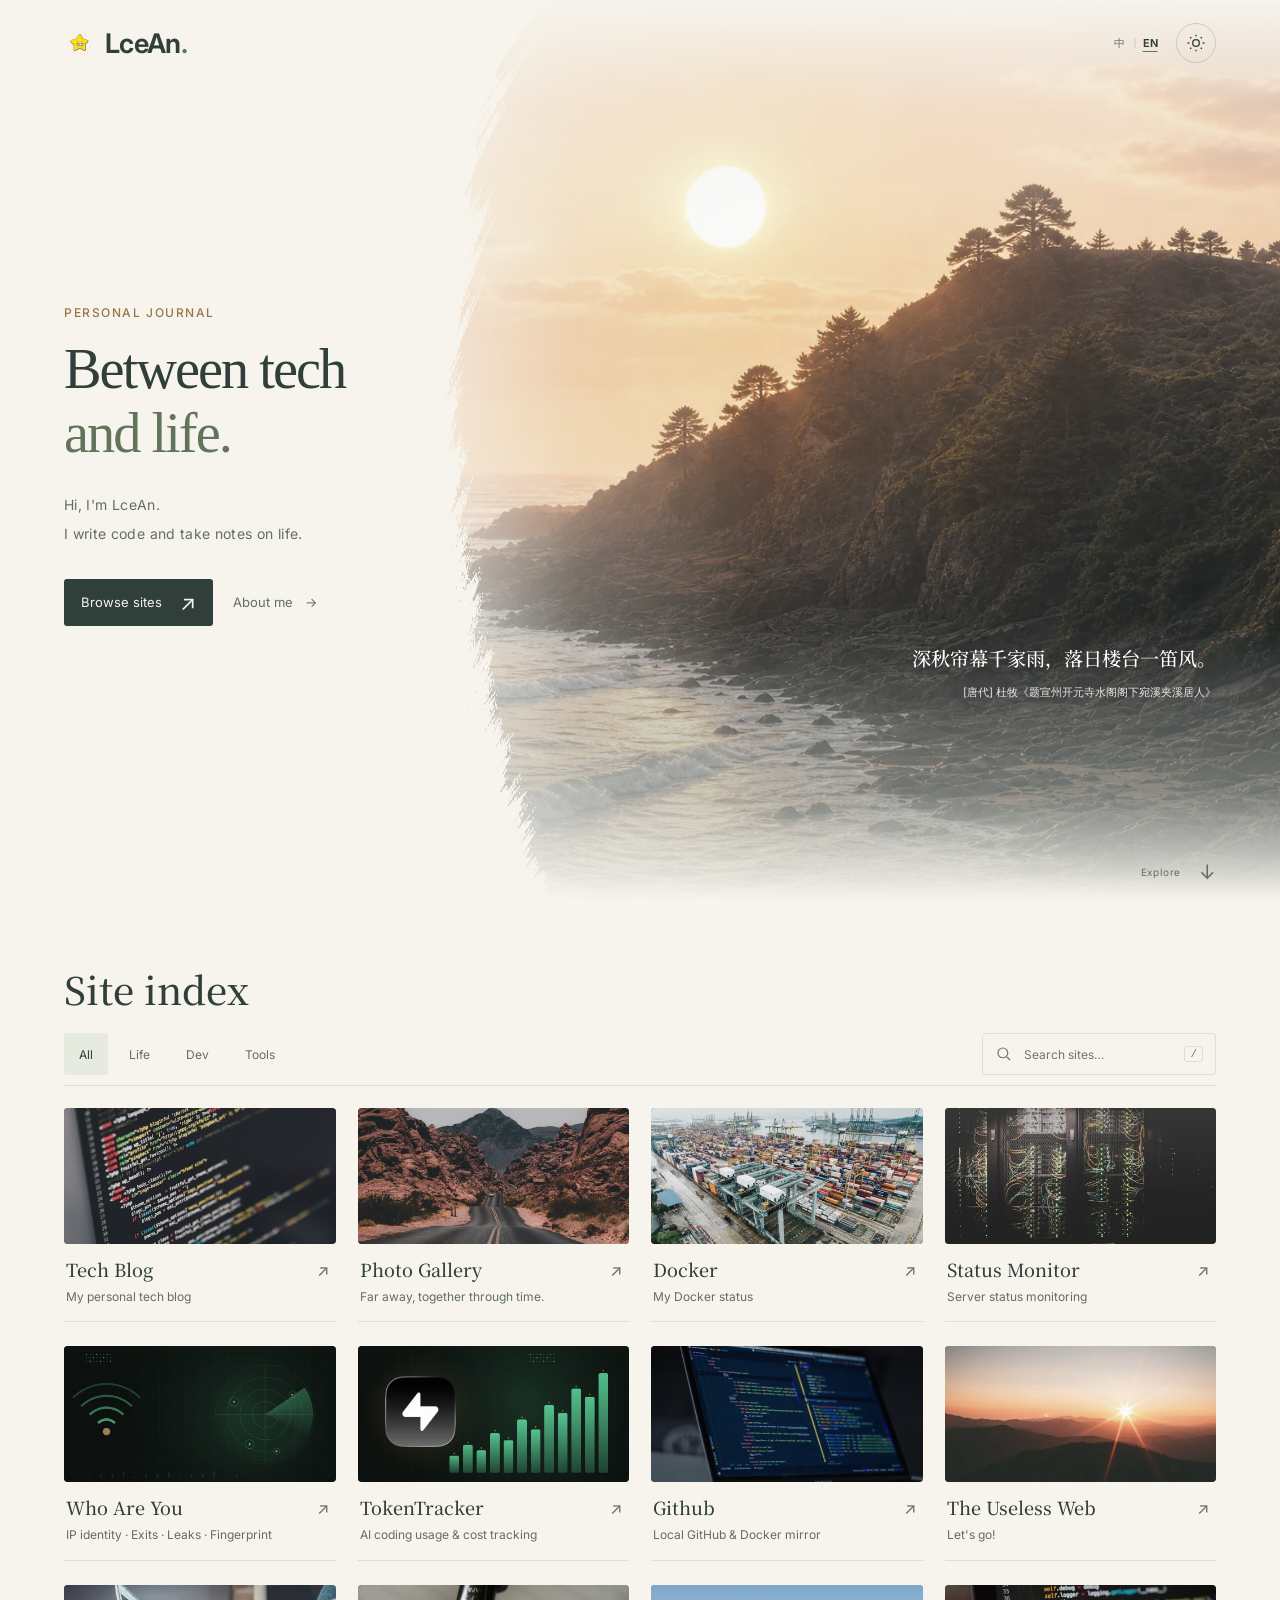
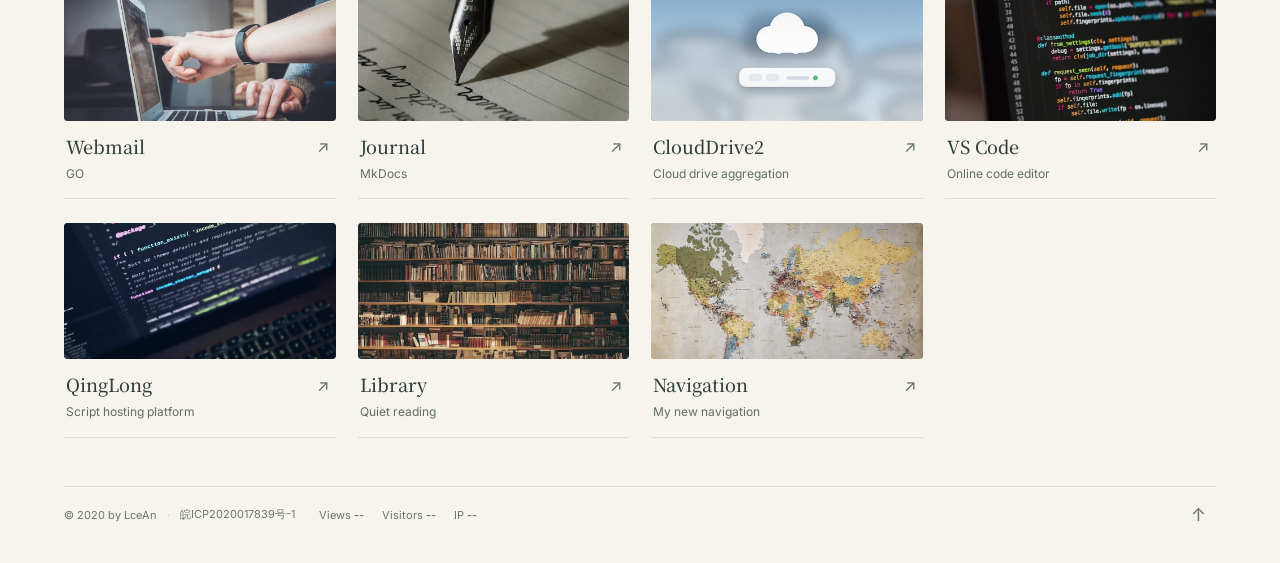
<file: index.html>
<!DOCTYPE html>
<html lang="zh-CN">
<head>
    <meta charset="UTF-8">
    <meta name="viewport" content="width=device-width, initial-scale=1.0">
    <meta name="author" content="LceAn" id="meta-author">
    <meta name="description" content="LceAn 的个人数字花园：记录生活、分享技术、探索未知。" id="meta-description">
    <meta name="theme-color" content="#f6f4ed">
    <meta property="og:title" content="LceAn - 个人网站导航">
    <meta property="og:description" content="技术、生活与持续构建中的个人数字入口">
    <meta property="og:type" content="website">
    <meta property="og:url" content="https://www.lcean.com">
    <meta property="og:image" content="https://www.lcean.com/src/img/hero-landscape-day.webp?v=20260731v1">
    <meta name="twitter:card" content="summary_large_image">
    <title>LceAn - 个人网站导航</title>

    <script>
        try {
            const savedTheme = localStorage.getItem("lcean-theme");
            const useDarkTheme = savedTheme
                ? savedTheme === "dark"
                : window.matchMedia("(prefers-color-scheme: dark)").matches;
            document.documentElement.classList.toggle("theme-dark", useDarkTheme);
            document.querySelector('meta[name="theme-color"]').content = useDarkTheme ? "#111d1b" : "#f6f4ed";
        } catch {}
    </script>
    <link rel="canonical" href="https://www.lcean.com/">
    <link rel="icon" type="image/webp" href="src/img/logoTM.webp?v=20260731v1">
    <link rel="preconnect" href="https://fonts.googleapis.com">
    <link rel="preconnect" href="https://fonts.gstatic.com" crossorigin>
    <link rel="preconnect" href="https://img.lcean.com" crossorigin>
    <link href="https://fonts.googleapis.com/css2?family=Inter:wght@400;500;600;700&family=Noto+Serif+SC:wght@500;600&display=swap" rel="stylesheet">
    <link rel="stylesheet" href="src/css/iconfont.css">
    <link rel="stylesheet" href="src/css/redesign.css?20260731v2">
    <link rel="stylesheet" href="src/css/garden.css?20261126v2">
</head>

<body>
    <a class="skip-link" href="#directory">跳到网站导航</a>
    <header class="site-header" id="site-header" aria-hidden="true" inert>
        <div class="header-inner">
            <a class="brand" href="#home" aria-label="返回首页" data-home-link>
                <img src="src/img/logoTM.webp?v=20260731v1" alt="" width="42" height="42">
                <span>LceAn</span>
            </a>

            <nav class="primary-nav" aria-label="主导航">
                <button class="nav-link" type="button" data-page="about">关于</button>
                <button class="nav-link" type="button" data-page="timeline">时间线</button>
                <button class="nav-link" type="button" data-page="more">更多</button>

                <a class="icon-link iconfont icon-github"
                   href="https://github.com/LceAn"
                   target="_blank"
                   rel="noopener noreferrer"
                   aria-label="访问 GitHub"></a>
                <div class="language-switch" role="group" aria-label="页面语言 / Language" hidden>
                    <button type="button" data-language="zh" lang="zh-CN" aria-label="中文" aria-pressed="true">中</button>
                    <button type="button" data-language="en" lang="en" aria-label="English" aria-pressed="false">EN</button>
                </div>
                <button class="theme-toggle" type="button" aria-label="切换昼夜主题" aria-pressed="false">
                    <svg class="theme-icon theme-icon-sun" width="20" height="20" viewBox="0 0 24 24" fill="none" stroke="currentColor" stroke-width="1.6" aria-hidden="true"><circle cx="12" cy="12" r="4"/><path d="M12 2v2m0 16v2M2 12h2m16 0h2M5 5l1.4 1.4m11.2 11.2L19 19M5 19l1.4-1.4M17.6 6.4 19 5"/></svg>
                    <svg class="theme-icon theme-icon-moon" width="20" height="20" viewBox="0 0 24 24" fill="none" stroke="currentColor" stroke-width="1.6" aria-hidden="true"><path d="M20.5 13A8.5 8.5 0 0 1 11 3.5 8.5 8.5 0 1 0 20.5 13Z"/></svg>
                </button>
            </nav>
        </div>
    </header>

    <main>
        <section class="hero" id="home" aria-labelledby="hero-title">
            <div class="hero-masthead">
                <a class="masthead-brand" href="#home" aria-label="LceAn 首页">
                    <img src="src/img/logoTM.webp?v=20260731v1" width="32" height="32" alt="">
                    <span>LceAn<span class="brand-dot">.</span></span>
                </a>
                <div class="language-switch" role="group" aria-label="页面语言 / Language" hidden>
                    <button type="button" data-language="zh" lang="zh-CN" aria-label="中文" aria-pressed="true">中</button>
                    <button type="button" data-language="en" lang="en" aria-label="English" aria-pressed="false">EN</button>
                </div>
                <button class="theme-toggle hero-theme" type="button" aria-label="切换昼夜主题" aria-pressed="false">
                    <svg class="theme-icon theme-icon-sun" width="20" height="20" viewBox="0 0 24 24" fill="none" stroke="currentColor" stroke-width="1.6" aria-hidden="true"><circle cx="12" cy="12" r="4"/><path d="M12 2v2m0 16v2M2 12h2m16 0h2M5 5l1.4 1.4m11.2 11.2L19 19M5 19l1.4-1.4M17.6 6.4 19 5"/></svg>
                    <svg class="theme-icon theme-icon-moon" width="20" height="20" viewBox="0 0 24 24" fill="none" stroke="currentColor" stroke-width="1.6" aria-hidden="true"><path d="M20.5 13A8.5 8.5 0 0 1 11 3.5 8.5 8.5 0 1 0 20.5 13Z"/></svg>
                </button>
            </div>
            <div class="hero-copy">
                <p class="hero-kicker" id="hero-kicker">我的导航页</p>
                <h1 id="hero-title"><span>在技术与</span><span class="title-accent">生活之间<span class="title-period">。</span></span></h1>
                <p class="hero-note">你好，我是 LceAn。<br>写一点代码，记录一些日常。</p>
                <div class="hero-actions">
                    <a class="primary-action" href="#directory">浏览站点 <span aria-hidden="true">↗</span></a>
                    <button class="text-action" type="button" data-page="about">关于我 <span aria-hidden="true">→</span></button>
                </div>
            </div>

            <figure class="hero-art" aria-label="日落海岸山水">
                <img class="hero-image hero-image-day"
                     src="src/img/hero-landscape-day.webp?v=20260731v1"
                     alt="日落时分的海岸、山崖与松林"
                     width="1536"
                     height="1024"
                     decoding="async"
                     fetchpriority="high">
                <img class="hero-image hero-image-night"
                     src="src/img/hero-landscape-night.webp?v=20260731v1"
                     alt=""
                     width="1536"
                     height="1024"
                     decoding="async"
                     aria-hidden="true">
                <figcaption class="hero-poem" lang="zh-CN">
                    <span id="poem-sentence">深秋帘幕千家雨，落日楼台一笛风。</span>
                    <small id="poem-source">[唐代] 杜牧《题宣州开元寺水阁阁下宛溪夹溪居人》</small>
                </figcaption>
            </figure>
            <div class="hero-bottom">
                <a class="explore-link" href="#directory"><span>向下探索</span><span aria-hidden="true">↓</span></a>
            </div>
        </section>

        <section class="directory-section" id="directory" aria-label="个人网站入口">
            <div class="section-shell">
                <div class="directory-intro" data-directory-label>
                    <div>
                        <h2>站点索引</h2>
                    </div>
                </div>
                <div class="directory-tools" id="directory-tools">
                    <div class="category-filters" role="group" aria-label="按分类筛选站点">
                        <button type="button" data-category="all" aria-pressed="true">全部</button>
                        <button type="button" data-category="life" aria-pressed="false">生活</button>
                        <button type="button" data-category="dev" aria-pressed="false">开发</button>
                        <button type="button" data-category="tools" aria-pressed="false">工具</button>
                    </div>
                    <label class="site-search">
                        <svg width="18" height="18" viewBox="0 0 24 24" fill="none" stroke="currentColor" stroke-width="1.6" aria-hidden="true"><circle cx="10.5" cy="10.5" r="6.5"/><path d="m16 16 4 4"/></svg>
                        <input id="site-search" type="search" placeholder="搜索站点…" aria-label="搜索站点" autocomplete="off">
                        <kbd aria-hidden="true">/</kbd>
                    </label>
                </div>
                <p class="sr-only" id="filter-status" role="status" aria-live="polite"></p>
                <div class="section-heading">
                    <div>
                        <p class="section-eyebrow"></p>
                        <h2 id="directory-title"></h2>
                    </div>
                    <button class="back-to-directory" type="button" data-back-to-directory hidden>
                        <svg width="18" height="18" viewBox="0 0 24 24" fill="none" stroke="currentColor" stroke-width="1.6" aria-hidden="true"><path d="m10 5-7 7 7 7M3 12h18"/></svg>
                        返回入口
                    </button>
                </div>

                <div id="dynamic-content">
                    <div class="cards-grid" id="cards-grid" aria-live="polite"></div>
                </div>
            </div>
        </section>
    </main>

    <footer class="site-footer">
        <div class="footer-inner">
            <div class="footer-identity">
                <span id="footer-copy">© 2020 by LceAn</span>
                <span class="footer-separator" aria-hidden="true">·</span>
                <a id="footer-record" href="https://beian.miit.gov.cn/" target="_blank" rel="noopener noreferrer">皖ICP2020017839号-1</a>
            </div>
            <div class="footer-metrics" aria-label="站点访问数据">
                <span id="busuanzi_container_site_pv">访问 <strong id="busuanzi_value_site_pv">--</strong></span>
                <span id="busuanzi_container_site_uv">访客 <strong id="busuanzi_value_site_uv">--</strong></span>
                <span class="footer-ip">IP <strong id="user-ip">获取中</strong></span>
            </div>
            <a class="footer-top" href="#home" aria-label="回到顶部">↑</a>
        </div>
    </footer>

    <script type="module" src="src/js/redesign.js?20261126v2"></script>
</body>
</html>
</file>
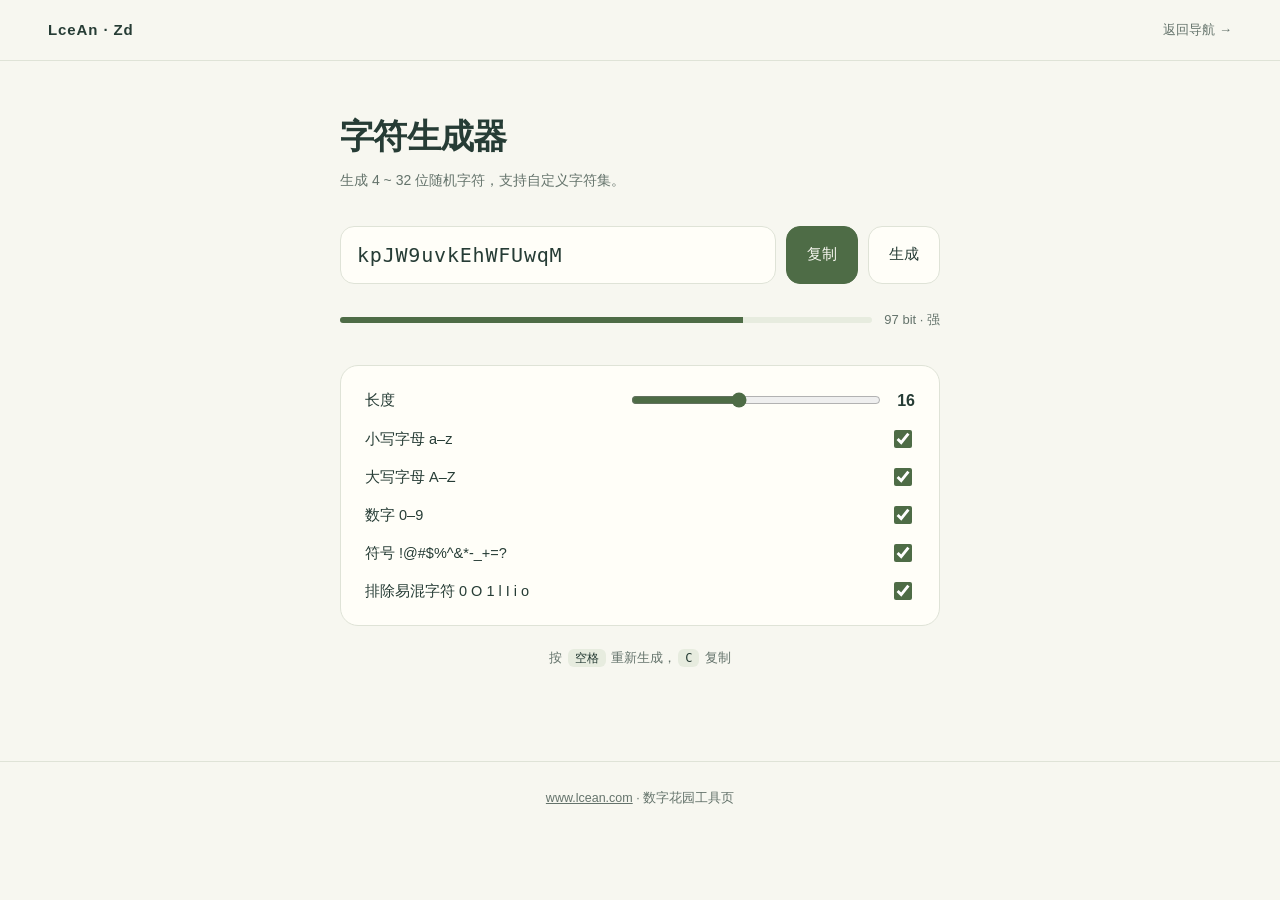
<file: Zd/password/index.html>
<!DOCTYPE html>
<html lang="zh-CN">
<head>
<meta charset="utf-8">
<meta name="viewport" content="width=device-width,initial-scale=1">
<title>字符生成器 · LceAn</title>
<meta name="description" content="生成 4~32 位随机字符，可选大小写、数字、符号并排除易混字符。">
<link rel="icon" href="data:image/svg+xml,<svg xmlns='http://www.w3.org/2000/svg' viewBox='0 0 100 100'><text y='.9em' font-size='90'>🔑</text></svg>">
<style>
:root{--paper:#f7f7f0;--paper-soft:#eeeee4;--surface:#fffef8;--ink:#263c35;--ink-soft:#64736b;--accent:#4e6c46;--accent-soft:#e7ecdf;--amber:#a28142;--line:#dfe3d7}
@media (prefers-color-scheme:dark){:root{--paper:#111d1b;--paper-soft:#172522;--surface:#1b2c27;--ink:#e7eade;--ink-soft:#afbcaf;--accent:#bed09d;--accent-soft:#283b2d;--amber:#d8bc7e;--line:#2c3e36}}
*{box-sizing:border-box}
body{margin:0;font-family:-apple-system,BlinkMacSystemFont,"PingFang SC","Microsoft YaHei",sans-serif;background:var(--paper);color:var(--ink);line-height:1.6}
header{display:flex;align-items:center;gap:12px;padding:18px clamp(20px,5vw,48px);border-bottom:1px solid var(--line)}
header b{font-size:15px;letter-spacing:.06em}
header a{margin-left:auto;color:var(--ink-soft);text-decoration:none;font-size:13px}
header a:hover{color:var(--accent)}
main{max-width:640px;margin:0 auto;padding:48px 20px 80px}
h1{font-size:clamp(26px,4vw,34px);font-weight:600;letter-spacing:-.02em;margin:0 0 6px}
.sub{color:var(--ink-soft);font-size:14px;margin:0 0 34px}
.out{display:flex;gap:10px;margin-bottom:26px}
.out input{flex:1;min-width:0;font:500 20px/1.4 ui-monospace,SFMono-Regular,Menlo,monospace;padding:14px 16px;border:1px solid var(--line);border-radius:14px;background:var(--surface);color:var(--ink);letter-spacing:.04em}
.out input:focus{outline:2px solid var(--accent);outline-offset:1px}
button{cursor:pointer;border:1px solid var(--line);background:var(--surface);color:var(--ink);border-radius:14px;padding:14px 20px;font-size:15px;transition:.15s}
button:hover{border-color:var(--accent)}
button.primary{background:var(--accent);border-color:var(--accent);color:var(--paper)}
.meter{display:flex;align-items:center;gap:12px;font-size:13px;color:var(--ink-soft);margin-bottom:34px}
.bar{flex:1;height:6px;border-radius:3px;background:var(--accent-soft);overflow:hidden}
.bar i{display:block;height:100%;width:0;background:var(--accent);transition:width .25s}
.opts{display:grid;gap:14px;background:var(--surface);border:1px solid var(--line);border-radius:18px;padding:22px 24px}
.row{display:flex;align-items:center;gap:12px;font-size:14.5px}
.row label{flex:1}
.row input[type=checkbox]{width:18px;height:18px;accent-color:var(--accent)}
.len{display:flex;align-items:center;gap:14px}
.len input[type=range]{flex:1;accent-color:var(--accent)}
.len b{font-variant-numeric:tabular-nums;font-size:16px;min-width:2ch;text-align:center}
kbd{font:12px ui-monospace,Menlo,monospace;background:var(--accent-soft);border-radius:6px;padding:2px 7px;color:var(--ink)}
.tip{color:var(--ink-soft);font-size:12.5px;margin-top:22px;text-align:center}
.tip kbd{margin:0 2px}
footer{padding:26px;text-align:center;color:var(--ink-soft);font-size:12.5px;border-top:1px solid var(--line)}
footer a{color:var(--ink-soft)}
</style>
</head>
<body>
<header><b>LceAn · Zd</b><a href="https://www.lcean.com/">返回导航 →</a></header>
<main>
  <h1>字符生成器</h1>
  <p class="sub">生成 4 ~ 32 位随机字符，支持自定义字符集。</p>

  <div class="out">
    <input id="out" type="text" readonly aria-label="生成的随机字符">
    <button class="primary" id="copy" type="button">复制</button>
    <button id="regen" type="button">生成</button>
  </div>

  <div class="meter"><div class="bar"><i id="fill"></i></div><span id="strength">—</span></div>

  <div class="opts">
    <div class="row len"><label for="len">长度</label><input type="range" id="len" min="4" max="32" value="16"><b id="lenv">16</b></div>
    <div class="row"><label for="c-lower">小写字母 a–z</label><input type="checkbox" id="c-lower" checked></div>
    <div class="row"><label for="c-upper">大写字母 A–Z</label><input type="checkbox" id="c-upper" checked></div>
    <div class="row"><label for="c-digit">数字 0–9</label><input type="checkbox" id="c-digit" checked></div>
    <div class="row"><label for="c-symbol">符号 !@#$%^&amp;*-_+=?</label><input type="checkbox" id="c-symbol" checked></div>
    <div class="row"><label for="c-amb">排除易混字符 0 O 1 l I i o</label><input type="checkbox" id="c-amb" checked></div>
  </div>
  <p class="tip">按 <kbd>空格</kbd> 重新生成，<kbd>C</kbd> 复制</p>
</main>
<footer><a href="https://www.lcean.com/">www.lcean.com</a> · 数字花园工具页</footer>
<script>
(function () {
  var $ = function (id) { return document.getElementById(id); };
  var out = $('out'), fill = $('fill'), strength = $('strength'), lenv = $('lenv');

  function pool() {
    var p = '';
    if ($('c-lower').checked) p += 'abcdefghjkmnpqrstuvwxyz';
    if ($('c-upper').checked) p += 'ABCDEFGHJKLMNPQRSTUVWXYZ';
    if ($('c-digit').checked) p += '23456789';
    if ($('c-symbol').checked) p += '!@#$%^&*-_+=?';
    if (!$('c-amb').checked) p += '0O1lIio';
    return p;
  }

  function rand(n) {
    var buf = new Uint32Array(n);
    crypto.getRandomValues(buf);
    return buf;
  }

  function gen() {
    var p = pool();
    if (!p) { out.value = '请至少选择一种字符集'; fill.style.width = '0'; strength.textContent = '—'; return; }
    var len = +$('len').value, r = rand(len), s = '';
    for (var i = 0; i < len; i++) s += p[r[i] % p.length];
    out.value = s;
    var bits = Math.round(len * Math.log2(p.length));
    fill.style.width = Math.min(100, bits / 128 * 100) + '%';
    strength.textContent = bits + ' bit · ' + (bits < 40 ? '偏弱' : bits < 64 ? '中等' : bits < 100 ? '强' : '极强');
  }

  function copy() {
    var done = function () { var b = $('copy'); b.textContent = '已复制'; setTimeout(function () { b.textContent = '复制'; }, 1400); };
    if (navigator.clipboard && navigator.clipboard.writeText) { navigator.clipboard.writeText(out.value).then(done); }
    else { out.select(); document.execCommand('copy'); done(); }
  }

  $('len').addEventListener('input', function () { lenv.textContent = this.value; gen(); });
  ['c-lower', 'c-upper', 'c-digit', 'c-symbol', 'c-amb'].forEach(function (id) { $(id).addEventListener('change', gen); });
  $('regen').addEventListener('click', gen);
  $('copy').addEventListener('click', copy);
  document.addEventListener('keydown', function (e) {
    if (e.target.tagName === 'INPUT' && e.target.type === 'text') return;
    if (e.code === 'Space') { e.preventDefault(); gen(); }
    if (e.key === 'c' || e.key === 'C') copy();
  });
  gen();
})();
</script>
</body>
</html>
</file>
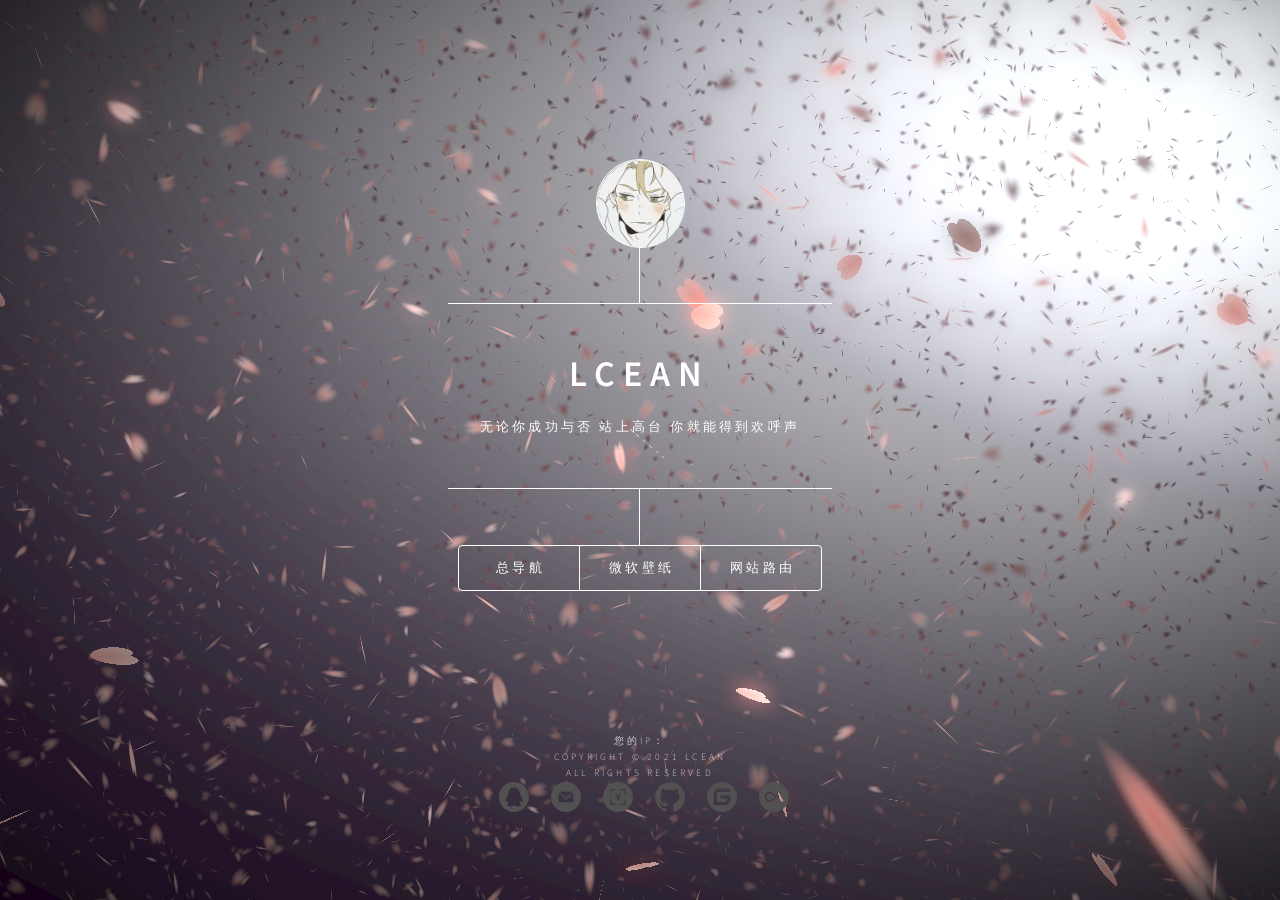
<file: Zd/Sakuramain/index.html>
<!DOCTYPE html>
<html lang="zh-CN">

<head>
    <title>LceAn - 星空荡开宇宙</title>
    <meta name="description" content="LceAn|关键词：LceAn" />
    <meta charset="utf-8" />
    <meta http-equiv="content-language" content="zh-cn" />
    <meta name="sogou_site_verification" content="rgnwSWoy6h" />
    <link rel="shortcut icon" href="../../src/img/logoTM.webp" />
    <meta name="viewport" content="width=device-width, initial-scale=1" />
    <link rel="stylesheet" href="assets/css/main.css?v=20261109v1" />
    <noscript>
        <link rel="stylesheet" href="assets/css/noscript.css" />
    </noscript>
    <style>
        canvas {
            padding: 0;
            margin: 0;
        }

        .coolapk {
            position: relative;
            left:41%;
            float: left;
            list-style: none;
        }

        .coolapk span {
            display: none;
            position: absolute;
            bottom: 40px;
            /* left:100px; */
        }

        .img {
            display: none;
            position: absolute;
            bottom: 80px;
            left: -70px;
        }

        .coolapk:hover span {
            display: block;
            width: 20px;
            height: 20px;
            border-top: 20px solid #fff;
            border-bottom: 20px solid rgba(255, 255, 255, 0);
            border-left: 20px solid rgba(255, 255, 255, 0);
            border-right: 20px solid rgba(255, 255, 255, 0);
        }

        .coolapk:hover .img {
            display: block;
            background: #fff;
            border-radius: 10px;
            box-shadow: 0 0 30px 5px #222;
            overflow: hidden;
        }

        /* Keep the original icon row centred on narrow screens as well. */
        #footer > ul {
            display: flex;
            justify-content: center;
            flex-wrap: wrap;
            gap: 0.5rem;
            padding: 0;
            list-style: none;
        }

        #footer .coolapk {
            left: auto;
            float: none;
        }
    </style>
</head>

<body class="is-preload">
<!-- Wrapper -->
<div id="wrapper">
    <!-- Header -->
    <header id="header">
        <div class="logo">
            <img src="images/avatar.jpg" alt="高润文个人引导页" title="高润文个人引导页" class="logo" />
        </div>
        <div class="content">
            <div class="inner">
                <h1>LceAn</h1>
                <p>无论你成功与否&nbsp;站上高台&nbsp;你就能得到欢呼声</p>
            </div>
        </div>
        <nav>
            <ul>
                <li> <a target="_blank" href="https://www.lcean.com/">总导航</a></li>
                <li> <a target="_blank" href="https://wallpaperhub.app/">微软壁纸</a></li>
<!--                <li> <a target="_blank" href="http://www.lcean.com/Zd/holiday/美丽圣诞.html">圣诞快乐撒</a></li>-->
                <li> <a target="_blank" href="https://lcean.com/">网站路由</a></li>
                <!--<li><a href="#elements">Elements</a></li>-->
            </ul>
        </nav>
    </header>
    <!-- Footer -->
    <footer id="footer">
        <p class="copyright">您的IP：
            <span id="user-ip"></span>
        </p>

        <script>(async function() {
            const response = await fetch('https://api.ipify.org?format=json');
            const data = await response.json();
            document.getElementById('user-ip').textContent = data.ip;
        })();
        </script>

        <p class="copyright">Copyright&nbsp;&copy;&nbsp;2021&nbsp;LceAn<br />All&nbsp;Rights&nbsp;Reserved</p>
        <p class="copyright">



        <ul>
            <li class="coolapk">
                <a target="_blank" href="http://wpa.qq.com/msgrd?v=3&amp;uin=441737326&amp;site=qq&amp;menu=yes">
                    <img src="images/svg/qq.svg" width="30" alt="QQ" title="QQ" />&nbsp;&nbsp;</a>
                <div class="img" style="width: 200px;height:300px">
                    <img src="images/qq.png" style="width: 100%;height:100%">
                </div>
                <span></span>
            </li>
            <li class="coolapk">
                <a target="_blank" href="mailto:admin@lcean.com"> <img src="images/svg/mail.svg" width="30" alt="Mail"
                                                                    title="Mail" />&nbsp;&nbsp;</a>

            </li>
            <li class="coolapk">

                <a target="_blank" href="images/zfb.png"> <img
                        src="images/svg/support.svg" width="30" alt="给我打点开心钱"
                        title="给我打点开心钱" />&nbsp;&nbsp;</a>
                <div class="img" style="width: 200px;height:300px">
                    <img src="images/zfb.png" style="width: 100%;height:100%">
                </div>
                <span></span>
            </li>
            <li class="coolapk">
                <a target="_blank" href="https://github.com/LceAn"> <img src="images/svg/github.svg" width="30"
                                                                         alt="Github" title="Github" />&nbsp;&nbsp;</a>

            </li>
            <li class="coolapk">
                <a target="_blank" href="https://gitee.com/lcean"> <img src="images/svg/gitee.svg" width="30"
                                                                        alt="Gitee" title="Gitee" />&nbsp;&nbsp;</a>

            </li>
            <li class="coolapk">
                <a target="_blank" href="#"> <img src="images/svg/coolapk.svg" width="30" alt="Coolapk"
                                                  title="Coolapk" /></a>

            </li>
        </ul>


        </p>
    </footer>
</div>
<canvas id="sakura" style="z-index: 2;
    position: fixed;
    left: 0;
    top: 0;
    height: 100vh;
    width: 100vw;">
</canvas>

<!-- sakura shader -->
<script id="sakura_point_vsh" type="x-shader/x_vertex">
    uniform mat4 uProjection;
    uniform mat4 uModelview;
    uniform vec3 uResolution;
    uniform vec3 uOffset;
    uniform vec3 uDOF;  //x:focus distance, y:focus radius, z:max radius
    uniform vec3 uFade; //x:start distance, y:half distance, z:near fade start

    attribute vec3 aPosition;
    attribute vec3 aEuler;
    attribute vec2 aMisc; //x:size, y:fade

    varying vec3 pposition;
    varying float psize;
    varying float palpha;
    varying float pdist;

    //varying mat3 rotMat;
    varying vec3 normX;
    varying vec3 normY;
    varying vec3 normZ;
    varying vec3 normal;

    varying float diffuse;
    varying float specular;
    varying float rstop;
    varying float distancefade;

    void main(void) {
        // Projection is based on vertical angle
        vec4 pos = uModelview * vec4(aPosition + uOffset, 1.0);
        gl_Position = uProjection * pos;
        gl_PointSize = aMisc.x * uProjection[1][1] / -pos.z * uResolution.y * 0.5;

        pposition = pos.xyz;
        psize = aMisc.x;
        pdist = length(pos.xyz);
        palpha = smoothstep(0.0, 1.0, (pdist - 0.1) / uFade.z);

        vec3 elrsn = sin(aEuler);
        vec3 elrcs = cos(aEuler);
        mat3 rotx = mat3(
            1.0, 0.0, 0.0,
            0.0, elrcs.x, elrsn.x,
            0.0, -elrsn.x, elrcs.x
        );
        mat3 roty = mat3(
            elrcs.y, 0.0, -elrsn.y,
            0.0, 1.0, 0.0,
            elrsn.y, 0.0, elrcs.y
        );
        mat3 rotz = mat3(
            elrcs.z, elrsn.z, 0.0,
            -elrsn.z, elrcs.z, 0.0,
            0.0, 0.0, 1.0
        );
        mat3 rotmat = rotx * roty * rotz;
        normal = rotmat[2];

        mat3 trrotm = mat3(
            rotmat[0][0], rotmat[1][0], rotmat[2][0],
            rotmat[0][1], rotmat[1][1], rotmat[2][1],
            rotmat[0][2], rotmat[1][2], rotmat[2][2]
        );
        normX = trrotm[0];
        normY = trrotm[1];
        normZ = trrotm[2];

        const vec3 lit = vec3(0.6917144638660746, 0.6917144638660746, -0.20751433915982237);

        float tmpdfs = dot(lit, normal);
        if(tmpdfs < 0.0) {
            normal = -normal;
            tmpdfs = dot(lit, normal);
        }
        diffuse = 0.4 + tmpdfs;

        vec3 eyev = normalize(-pos.xyz);
        if(dot(eyev, normal) > 0.0) {
            vec3 hv = normalize(eyev + lit);
            specular = pow(max(dot(hv, normal), 0.0), 20.0);
        }
        else {
            specular = 0.0;
        }

        rstop = clamp((abs(pdist - uDOF.x) - uDOF.y) / uDOF.z, 0.0, 1.0);
        rstop = pow(rstop, 0.5);
        //-0.69315 = ln(0.5)
        distancefade = min(1.0, exp((uFade.x - pdist) * 0.69315 / uFade.y));
    }
</script>
<script id="sakura_point_fsh" type="x-shader/x_fragment">
    #ifdef GL_ES
    //precision mediump float;
    precision highp float;
    #endif

    uniform vec3 uDOF;  //x:focus distance, y:focus radius, z:max radius
    uniform vec3 uFade; //x:start distance, y:half distance, z:near fade start

    const vec3 fadeCol = vec3(0.08, 0.03, 0.06);

    varying vec3 pposition;
    varying float psize;
    varying float palpha;
    varying float pdist;

    //varying mat3 rotMat;
    varying vec3 normX;
    varying vec3 normY;
    varying vec3 normZ;
    varying vec3 normal;

    varying float diffuse;
    varying float specular;
    varying float rstop;
    varying float distancefade;

    float ellipse(vec2 p, vec2 o, vec2 r) {
        vec2 lp = (p - o) / r;
        return length(lp) - 1.0;
    }

    void main(void) {
        vec3 p = vec3(gl_PointCoord - vec2(0.5, 0.5), 0.0) * 2.0;
        vec3 d = vec3(0.0, 0.0, -1.0);
        float nd = normZ.z; //dot(-normZ, d);
        if(abs(nd) < 0.0001) discard;

        float np = dot(normZ, p);
        vec3 tp = p + d * np / nd;
        vec2 coord = vec2(dot(normX, tp), dot(normY, tp));

        //angle = 15 degree
        const float flwrsn = 0.258819045102521;
        const float flwrcs = 0.965925826289068;
        mat2 flwrm = mat2(flwrcs, -flwrsn, flwrsn, flwrcs);
        vec2 flwrp = vec2(abs(coord.x), coord.y) * flwrm;

        float r;
        if(flwrp.x < 0.0) {
            r = ellipse(flwrp, vec2(0.065, 0.024) * 0.5, vec2(0.36, 0.96) * 0.5);
        }
        else {
            r = ellipse(flwrp, vec2(0.065, 0.024) * 0.5, vec2(0.58, 0.96) * 0.5);
        }

        if(r > rstop) discard;

        vec3 col = mix(vec3(1.0, 0.8, 0.75), vec3(1.0, 0.9, 0.87), r);
        float grady = mix(0.0, 1.0, pow(coord.y * 0.5 + 0.5, 0.35));
        col *= vec3(1.0, grady, grady);
        col *= mix(0.8, 1.0, pow(abs(coord.x), 0.3));
        col = col * diffuse + specular;

        col = mix(fadeCol, col, distancefade);

        float alpha = (rstop > 0.001)? (0.5 - r / (rstop * 2.0)) : 1.0;
        alpha = smoothstep(0.0, 1.0, alpha) * palpha;

        gl_FragColor = vec4(col * 0.5, alpha);
    }
</script>
<!-- effects -->
<script id="fx_common_vsh" type="x-shader/x_vertex">
    uniform vec3 uResolution;
    attribute vec2 aPosition;

    varying vec2 texCoord;
    varying vec2 screenCoord;

    void main(void) {
        gl_Position = vec4(aPosition, 0.0, 1.0);
        texCoord = aPosition.xy * 0.5 + vec2(0.5, 0.5);
        screenCoord = aPosition.xy * vec2(uResolution.z, 1.0);
    }
</script>
<script id="bg_fsh" type="x-shader/x_fragment">
    #ifdef GL_ES
    //precision mediump float;
    precision highp float;
    #endif

    uniform vec2 uTimes;

    varying vec2 texCoord;
    varying vec2 screenCoord;

    void main(void) {
        vec3 col;
        float c;
        vec2 tmpv = texCoord * vec2(0.8, 1.0) - vec2(0.95, 1.0);
        c = exp(-pow(length(tmpv) * 1.8, 2.0));
        col = mix(vec3(0.02, 0.0, 0.03), vec3(0.96, 0.98, 1.0) * 1.5, c);
        gl_FragColor = vec4(col * 0.5, 1.0);
    }
</script>
<script id="fx_brightbuf_fsh" type="x-shader/x_fragment">
    #ifdef GL_ES
    //precision mediump float;
    precision highp float;
    #endif
    uniform sampler2D uSrc;
    uniform vec2 uDelta;

    varying vec2 texCoord;
    varying vec2 screenCoord;

    void main(void) {
        vec4 col = texture2D(uSrc, texCoord);
        gl_FragColor = vec4(col.rgb * 2.0 - vec3(0.5), 1.0);
    }
</script>
<script id="fx_dirblur_r4_fsh" type="x-shader/x_fragment">
    #ifdef GL_ES
    //precision mediump float;
    precision highp float;
    #endif
    uniform sampler2D uSrc;
    uniform vec2 uDelta;
    uniform vec4 uBlurDir; //dir(x, y), stride(z, w)

    varying vec2 texCoord;
    varying vec2 screenCoord;

    void main(void) {
        vec4 col = texture2D(uSrc, texCoord);
        col = col + texture2D(uSrc, texCoord + uBlurDir.xy * uDelta);
        col = col + texture2D(uSrc, texCoord - uBlurDir.xy * uDelta);
        col = col + texture2D(uSrc, texCoord + (uBlurDir.xy + uBlurDir.zw) * uDelta);
        col = col + texture2D(uSrc, texCoord - (uBlurDir.xy + uBlurDir.zw) * uDelta);
        gl_FragColor = col / 5.0;
    }
</script>
<!-- effect fragment shader template -->
<script id="fx_common_fsh" type="x-shader/x_fragment">
    #ifdef GL_ES
    //precision mediump float;
    precision highp float;
    #endif
    uniform sampler2D uSrc;
    uniform vec2 uDelta;

    varying vec2 texCoord;
    varying vec2 screenCoord;

    void main(void) {
        gl_FragColor = texture2D(uSrc, texCoord);
    }
</script>
<!-- post processing -->
<script id="pp_final_vsh" type="x-shader/x_vertex">
    uniform vec3 uResolution;
    attribute vec2 aPosition;
    varying vec2 texCoord;
    varying vec2 screenCoord;
    void main(void) {
        gl_Position = vec4(aPosition, 0.0, 1.0);
        texCoord = aPosition.xy * 0.5 + vec2(0.5, 0.5);
        screenCoord = aPosition.xy * vec2(uResolution.z, 1.0);
    }
</script>
<script id="pp_final_fsh" type="x-shader/x_fragment">
    #ifdef GL_ES
    //precision mediump float;
    precision highp float;
    #endif
    uniform sampler2D uSrc;
    uniform sampler2D uBloom;
    uniform vec2 uDelta;
    varying vec2 texCoord;
    varying vec2 screenCoord;
    void main(void) {
        vec4 srccol = texture2D(uSrc, texCoord) * 2.0;
        vec4 bloomcol = texture2D(uBloom, texCoord);
        vec4 col;
        col = srccol + bloomcol * (vec4(1.0) + srccol);
        col *= smoothstep(1.0, 0.0, pow(length((texCoord - vec2(0.5)) * 2.0), 1.2) * 0.5);
        col = pow(col, vec4(0.45454545454545)); //(1.0 / 2.2)

        gl_FragColor = vec4(col.rgb, 1.0);
        gl_FragColor.a = 1.0;
    }
</script>
<script>
    // Utilities
    var Vector3 = {};
    var Matrix44 = {};
    Vector3.create = function (x, y, z) {
        return { 'x': x, 'y': y, 'z': z };
    };
    Vector3.dot = function (v0, v1) {
        return v0.x * v1.x + v0.y * v1.y + v0.z * v1.z;
    };
    Vector3.cross = function (v, v0, v1) {
        v.x = v0.y * v1.z - v0.z * v1.y;
        v.y = v0.z * v1.x - v0.x * v1.z;
        v.z = v0.x * v1.y - v0.y * v1.x;
    };
    Vector3.normalize = function (v) {
        var l = v.x * v.x + v.y * v.y + v.z * v.z;
        if (l > 0.00001) {
            l = 1.0 / Math.sqrt(l);
            v.x *= l;
            v.y *= l;
            v.z *= l;
        }
    };
    Vector3.arrayForm = function (v) {
        if (v.array) {
            v.array[0] = v.x;
            v.array[1] = v.y;
            v.array[2] = v.z;
        }
        else {
            v.array = new Float32Array([v.x, v.y, v.z]);
        }
        return v.array;
    };
    Matrix44.createIdentity = function () {
        return new Float32Array([1.0, 0.0, 0.0, 0.0, 0.0, 1.0, 0.0, 0.0, 0.0, 0.0, 1.0, 0.0, 0.0, 0.0, 0.0, 1.0]);
    };
    Matrix44.loadProjection = function (m, aspect, vdeg, near, far) {
        var h = near * Math.tan(vdeg * Math.PI / 180.0 * 0.5) * 2.0;
        var w = h * aspect;

        m[0] = 2.0 * near / w;
        m[1] = 0.0;
        m[2] = 0.0;
        m[3] = 0.0;

        m[4] = 0.0;
        m[5] = 2.0 * near / h;
        m[6] = 0.0;
        m[7] = 0.0;

        m[8] = 0.0;
        m[9] = 0.0;
        m[10] = -(far + near) / (far - near);
        m[11] = -1.0;

        m[12] = 0.0;
        m[13] = 0.0;
        m[14] = -2.0 * far * near / (far - near);
        m[15] = 0.0;
    };
    Matrix44.loadLookAt = function (m, vpos, vlook, vup) {
        var frontv = Vector3.create(vpos.x - vlook.x, vpos.y - vlook.y, vpos.z - vlook.z);
        Vector3.normalize(frontv);
        var sidev = Vector3.create(1.0, 0.0, 0.0);
        Vector3.cross(sidev, vup, frontv);
        Vector3.normalize(sidev);
        var topv = Vector3.create(1.0, 0.0, 0.0);
        Vector3.cross(topv, frontv, sidev);
        Vector3.normalize(topv);

        m[0] = sidev.x;
        m[1] = topv.x;
        m[2] = frontv.x;
        m[3] = 0.0;

        m[4] = sidev.y;
        m[5] = topv.y;
        m[6] = frontv.y;
        m[7] = 0.0;

        m[8] = sidev.z;
        m[9] = topv.z;
        m[10] = frontv.z;
        m[11] = 0.0;

        m[12] = -(vpos.x * m[0] + vpos.y * m[4] + vpos.z * m[8]);
        m[13] = -(vpos.x * m[1] + vpos.y * m[5] + vpos.z * m[9]);
        m[14] = -(vpos.x * m[2] + vpos.y * m[6] + vpos.z * m[10]);
        m[15] = 1.0;
    };

    //
    var timeInfo = {
        'start': 0, 'prev': 0, // Date
        'delta': 0, 'elapsed': 0 // Number(sec)
    };

    //
    var gl;
    var renderSpec = {
        'width': 0,
        'height': 0,
        'aspect': 1,
        'array': new Float32Array(3),
        'halfWidth': 0,
        'halfHeight': 0,
        'halfArray': new Float32Array(3)
        // and some render targets. see setViewport()
    };
    renderSpec.setSize = function (w, h) {
        renderSpec.width = w;
        renderSpec.height = h;
        renderSpec.aspect = renderSpec.width / renderSpec.height;
        renderSpec.array[0] = renderSpec.width;
        renderSpec.array[1] = renderSpec.height;
        renderSpec.array[2] = renderSpec.aspect;

        renderSpec.halfWidth = Math.floor(w / 2);
        renderSpec.halfHeight = Math.floor(h / 2);
        renderSpec.halfArray[0] = renderSpec.halfWidth;
        renderSpec.halfArray[1] = renderSpec.halfHeight;
        renderSpec.halfArray[2] = renderSpec.halfWidth / renderSpec.halfHeight;
    };

    function deleteRenderTarget(rt) {
        gl.deleteFramebuffer(rt.frameBuffer);
        gl.deleteRenderbuffer(rt.renderBuffer);
        gl.deleteTexture(rt.texture);
    }

    function createRenderTarget(w, h) {
        var ret = {
            'width': w,
            'height': h,
            'sizeArray': new Float32Array([w, h, w / h]),
            'dtxArray': new Float32Array([1.0 / w, 1.0 / h])
        };
        ret.frameBuffer = gl.createFramebuffer();
        ret.renderBuffer = gl.createRenderbuffer();
        ret.texture = gl.createTexture();

        gl.bindTexture(gl.TEXTURE_2D, ret.texture);
        gl.texImage2D(gl.TEXTURE_2D, 0, gl.RGBA, w, h, 0, gl.RGBA, gl.UNSIGNED_BYTE, null);
        gl.texParameteri(gl.TEXTURE_2D, gl.TEXTURE_WRAP_S, gl.CLAMP_TO_EDGE);
        gl.texParameteri(gl.TEXTURE_2D, gl.TEXTURE_WRAP_T, gl.CLAMP_TO_EDGE);
        gl.texParameteri(gl.TEXTURE_2D, gl.TEXTURE_MAG_FILTER, gl.LINEAR);
        gl.texParameteri(gl.TEXTURE_2D, gl.TEXTURE_MIN_FILTER, gl.LINEAR);

        gl.bindFramebuffer(gl.FRAMEBUFFER, ret.frameBuffer);
        gl.framebufferTexture2D(gl.FRAMEBUFFER, gl.COLOR_ATTACHMENT0, gl.TEXTURE_2D, ret.texture, 0);

        gl.bindRenderbuffer(gl.RENDERBUFFER, ret.renderBuffer);
        gl.renderbufferStorage(gl.RENDERBUFFER, gl.DEPTH_COMPONENT16, w, h);
        gl.framebufferRenderbuffer(gl.FRAMEBUFFER, gl.DEPTH_ATTACHMENT, gl.RENDERBUFFER, ret.renderBuffer);

        gl.bindTexture(gl.TEXTURE_2D, null);
        gl.bindRenderbuffer(gl.RENDERBUFFER, null);
        gl.bindFramebuffer(gl.FRAMEBUFFER, null);

        return ret;
    }

    function compileShader(shtype, shsrc) {
        var retsh = gl.createShader(shtype);

        gl.shaderSource(retsh, shsrc);
        gl.compileShader(retsh);

        if (!gl.getShaderParameter(retsh, gl.COMPILE_STATUS)) {
            var errlog = gl.getShaderInfoLog(retsh);
            gl.deleteShader(retsh);
            console.error(errlog);
            return null;
        }
        return retsh;
    }

    function createShader(vtxsrc, frgsrc, uniformlist, attrlist) {
        var vsh = compileShader(gl.VERTEX_SHADER, vtxsrc);
        var fsh = compileShader(gl.FRAGMENT_SHADER, frgsrc);

        if (vsh == null || fsh == null) {
            return null;
        }

        var prog = gl.createProgram();
        gl.attachShader(prog, vsh);
        gl.attachShader(prog, fsh);

        gl.deleteShader(vsh);
        gl.deleteShader(fsh);

        gl.linkProgram(prog);
        if (!gl.getProgramParameter(prog, gl.LINK_STATUS)) {
            var errlog = gl.getProgramInfoLog(prog);
            console.error(errlog);
            return null;
        }

        if (uniformlist) {
            prog.uniforms = {};
            for (var i = 0; i < uniformlist.length; i++) {
                prog.uniforms[uniformlist[i]] = gl.getUniformLocation(prog, uniformlist[i]);
            }
        }

        if (attrlist) {
            prog.attributes = {};
            for (var i = 0; i < attrlist.length; i++) {
                var attr = attrlist[i];
                prog.attributes[attr] = gl.getAttribLocation(prog, attr);
            }
        }

        return prog;
    }

    function useShader(prog) {
        gl.useProgram(prog);
        for (var attr in prog.attributes) {
            gl.enableVertexAttribArray(prog.attributes[attr]);;
        }
    }

    function unuseShader(prog) {
        for (var attr in prog.attributes) {
            gl.disableVertexAttribArray(prog.attributes[attr]);;
        }
        gl.useProgram(null);
    }

    /////
    var projection = {
        'angle': 60,
        'nearfar': new Float32Array([0.1, 100.0]),
        'matrix': Matrix44.createIdentity()
    };
    var camera = {
        'position': Vector3.create(0, 0, 100),
        'lookat': Vector3.create(0, 0, 0),
        'up': Vector3.create(0, 1, 0),
        'dof': Vector3.create(10.0, 4.0, 8.0),
        'matrix': Matrix44.createIdentity()
    };

    var pointFlower = {};
    var meshFlower = {};
    var sceneStandBy = false;

    var BlossomParticle = function () {
        this.velocity = new Array(3);
        this.rotation = new Array(3);
        this.position = new Array(3);
        this.euler = new Array(3);
        this.size = 1.0;
        this.alpha = 1.0;
        this.zkey = 0.0;
    };

    BlossomParticle.prototype.setVelocity = function (vx, vy, vz) {
        this.velocity[0] = vx;
        this.velocity[1] = vy;
        this.velocity[2] = vz;
    };

    BlossomParticle.prototype.setRotation = function (rx, ry, rz) {
        this.rotation[0] = rx;
        this.rotation[1] = ry;
        this.rotation[2] = rz;
    };

    BlossomParticle.prototype.setPosition = function (nx, ny, nz) {
        this.position[0] = nx;
        this.position[1] = ny;
        this.position[2] = nz;
    };

    BlossomParticle.prototype.setEulerAngles = function (rx, ry, rz) {
        this.euler[0] = rx;
        this.euler[1] = ry;
        this.euler[2] = rz;
    };

    BlossomParticle.prototype.setSize = function (s) {
        this.size = s;
    };

    BlossomParticle.prototype.update = function (dt, et) {
        this.position[0] += this.velocity[0] * dt;
        this.position[1] += this.velocity[1] * dt;
        this.position[2] += this.velocity[2] * dt;

        this.euler[0] += this.rotation[0] * dt;
        this.euler[1] += this.rotation[1] * dt;
        this.euler[2] += this.rotation[2] * dt;
    };

    function createPointFlowers() {
        // get point sizes
        var prm = gl.getParameter(gl.ALIASED_POINT_SIZE_RANGE);
        renderSpec.pointSize = { 'min': prm[0], 'max': prm[1] };

        var vtxsrc = document.getElementById("sakura_point_vsh").textContent;
        var frgsrc = document.getElementById("sakura_point_fsh").textContent;

        pointFlower.program = createShader(
            vtxsrc, frgsrc,
            ['uProjection', 'uModelview', 'uResolution', 'uOffset', 'uDOF', 'uFade'],
            ['aPosition', 'aEuler', 'aMisc']
        );

        useShader(pointFlower.program);
        pointFlower.offset = new Float32Array([0.0, 0.0, 0.0]);
        pointFlower.fader = Vector3.create(0.0, 10.0, 0.0);

        // paramerters: velocity[3], rotate[3]
        pointFlower.numFlowers = 1600;
        pointFlower.particles = new Array(pointFlower.numFlowers);
        // vertex attributes {position[3], euler_xyz[3], size[1]}
        pointFlower.dataArray = new Float32Array(pointFlower.numFlowers * (3 + 3 + 2));
        pointFlower.positionArrayOffset = 0;
        pointFlower.eulerArrayOffset = pointFlower.numFlowers * 3;
        pointFlower.miscArrayOffset = pointFlower.numFlowers * 6;

        pointFlower.buffer = gl.createBuffer();
        gl.bindBuffer(gl.ARRAY_BUFFER, pointFlower.buffer);
        gl.bufferData(gl.ARRAY_BUFFER, pointFlower.dataArray, gl.DYNAMIC_DRAW);
        gl.bindBuffer(gl.ARRAY_BUFFER, null);

        unuseShader(pointFlower.program);

        for (var i = 0; i < pointFlower.numFlowers; i++) {
            pointFlower.particles[i] = new BlossomParticle();
        }
    }

    function initPointFlowers() {
        //area
        pointFlower.area = Vector3.create(20.0, 20.0, 20.0);
        pointFlower.area.x = pointFlower.area.y * renderSpec.aspect;

        pointFlower.fader.x = 10.0; //env fade start
        pointFlower.fader.y = pointFlower.area.z; //env fade half
        pointFlower.fader.z = 0.1;  //near fade start

        //particles
        var PI2 = Math.PI * 2.0;
        var tmpv3 = Vector3.create(0, 0, 0);
        var tmpv = 0;
        var symmetryrand = function () { return (Math.random() * 2.0 - 1.0); };
        for (var i = 0; i < pointFlower.numFlowers; i++) {
            var tmpprtcl = pointFlower.particles[i];

            //velocity
            tmpv3.x = symmetryrand() * 0.3 + 0.8;
            tmpv3.y = symmetryrand() * 0.2 - 1.0;
            tmpv3.z = symmetryrand() * 0.3 + 0.5;
            Vector3.normalize(tmpv3);
            tmpv = 2.0 + Math.random() * 1.0;
            tmpprtcl.setVelocity(tmpv3.x * tmpv, tmpv3.y * tmpv, tmpv3.z * tmpv);

            //rotation
            tmpprtcl.setRotation(
                symmetryrand() * PI2 * 0.5,
                symmetryrand() * PI2 * 0.5,
                symmetryrand() * PI2 * 0.5
            );

            //position
            tmpprtcl.setPosition(
                symmetryrand() * pointFlower.area.x,
                symmetryrand() * pointFlower.area.y,
                symmetryrand() * pointFlower.area.z
            );

            //euler
            tmpprtcl.setEulerAngles(
                Math.random() * Math.PI * 2.0,
                Math.random() * Math.PI * 2.0,
                Math.random() * Math.PI * 2.0
            );

            //size
            tmpprtcl.setSize(0.9 + Math.random() * 0.1);
        }
    }

    function renderPointFlowers() {
        //update
        var PI2 = Math.PI * 2.0;
        var limit = [pointFlower.area.x, pointFlower.area.y, pointFlower.area.z];
        var repeatPos = function (prt, cmp, limit) {
            if (Math.abs(prt.position[cmp]) - prt.size * 0.5 > limit) {
                //out of area
                if (prt.position[cmp] > 0) {
                    prt.position[cmp] -= limit * 2.0;
                }
                else {
                    prt.position[cmp] += limit * 2.0;
                }
            }
        };
        var repeatEuler = function (prt, cmp) {
            prt.euler[cmp] = prt.euler[cmp] % PI2;
            if (prt.euler[cmp] < 0.0) {
                prt.euler[cmp] += PI2;
            }
        };

        for (var i = 0; i < pointFlower.numFlowers; i++) {
            var prtcl = pointFlower.particles[i];
            prtcl.update(timeInfo.delta, timeInfo.elapsed);
            repeatPos(prtcl, 0, pointFlower.area.x);
            repeatPos(prtcl, 1, pointFlower.area.y);
            repeatPos(prtcl, 2, pointFlower.area.z);
            repeatEuler(prtcl, 0);
            repeatEuler(prtcl, 1);
            repeatEuler(prtcl, 2);

            prtcl.alpha = 1.0;//(pointFlower.area.z - prtcl.position[2]) * 0.5;

            prtcl.zkey = (camera.matrix[2] * prtcl.position[0]
                + camera.matrix[6] * prtcl.position[1]
                + camera.matrix[10] * prtcl.position[2]
                + camera.matrix[14]);
        }

        // sort
        pointFlower.particles.sort(function (p0, p1) { return p0.zkey - p1.zkey; });

        // update data
        var ipos = pointFlower.positionArrayOffset;
        var ieuler = pointFlower.eulerArrayOffset;
        var imisc = pointFlower.miscArrayOffset;
        for (var i = 0; i < pointFlower.numFlowers; i++) {
            var prtcl = pointFlower.particles[i];
            pointFlower.dataArray[ipos] = prtcl.position[0];
            pointFlower.dataArray[ipos + 1] = prtcl.position[1];
            pointFlower.dataArray[ipos + 2] = prtcl.position[2];
            ipos += 3;
            pointFlower.dataArray[ieuler] = prtcl.euler[0];
            pointFlower.dataArray[ieuler + 1] = prtcl.euler[1];
            pointFlower.dataArray[ieuler + 2] = prtcl.euler[2];
            ieuler += 3;
            pointFlower.dataArray[imisc] = prtcl.size;
            pointFlower.dataArray[imisc + 1] = prtcl.alpha;
            imisc += 2;
        }

        //draw
        gl.enable(gl.BLEND);
        //gl.disable(gl.DEPTH_TEST);
        gl.blendFunc(gl.SRC_ALPHA, gl.ONE_MINUS_SRC_ALPHA);

        var prog = pointFlower.program;
        useShader(prog);

        gl.uniformMatrix4fv(prog.uniforms.uProjection, false, projection.matrix);
        gl.uniformMatrix4fv(prog.uniforms.uModelview, false, camera.matrix);
        gl.uniform3fv(prog.uniforms.uResolution, renderSpec.array);
        gl.uniform3fv(prog.uniforms.uDOF, Vector3.arrayForm(camera.dof));
        gl.uniform3fv(prog.uniforms.uFade, Vector3.arrayForm(pointFlower.fader));

        gl.bindBuffer(gl.ARRAY_BUFFER, pointFlower.buffer);
        gl.bufferData(gl.ARRAY_BUFFER, pointFlower.dataArray, gl.DYNAMIC_DRAW);

        gl.vertexAttribPointer(prog.attributes.aPosition, 3, gl.FLOAT, false, 0, pointFlower.positionArrayOffset * Float32Array.BYTES_PER_ELEMENT);
        gl.vertexAttribPointer(prog.attributes.aEuler, 3, gl.FLOAT, false, 0, pointFlower.eulerArrayOffset * Float32Array.BYTES_PER_ELEMENT);
        gl.vertexAttribPointer(prog.attributes.aMisc, 2, gl.FLOAT, false, 0, pointFlower.miscArrayOffset * Float32Array.BYTES_PER_ELEMENT);

        // doubler
        for (var i = 1; i < 2; i++) {
            var zpos = i * -2.0;
            pointFlower.offset[0] = pointFlower.area.x * -1.0;
            pointFlower.offset[1] = pointFlower.area.y * -1.0;
            pointFlower.offset[2] = pointFlower.area.z * zpos;
            gl.uniform3fv(prog.uniforms.uOffset, pointFlower.offset);
            gl.drawArrays(gl.POINT, 0, pointFlower.numFlowers);

            pointFlower.offset[0] = pointFlower.area.x * -1.0;
            pointFlower.offset[1] = pointFlower.area.y * 1.0;
            pointFlower.offset[2] = pointFlower.area.z * zpos;
            gl.uniform3fv(prog.uniforms.uOffset, pointFlower.offset);
            gl.drawArrays(gl.POINT, 0, pointFlower.numFlowers);

            pointFlower.offset[0] = pointFlower.area.x * 1.0;
            pointFlower.offset[1] = pointFlower.area.y * -1.0;
            pointFlower.offset[2] = pointFlower.area.z * zpos;
            gl.uniform3fv(prog.uniforms.uOffset, pointFlower.offset);
            gl.drawArrays(gl.POINT, 0, pointFlower.numFlowers);

            pointFlower.offset[0] = pointFlower.area.x * 1.0;
            pointFlower.offset[1] = pointFlower.area.y * 1.0;
            pointFlower.offset[2] = pointFlower.area.z * zpos;
            gl.uniform3fv(prog.uniforms.uOffset, pointFlower.offset);
            gl.drawArrays(gl.POINT, 0, pointFlower.numFlowers);
        }

        //main
        pointFlower.offset[0] = 0.0;
        pointFlower.offset[1] = 0.0;
        pointFlower.offset[2] = 0.0;
        gl.uniform3fv(prog.uniforms.uOffset, pointFlower.offset);
        gl.drawArrays(gl.POINT, 0, pointFlower.numFlowers);

        gl.bindBuffer(gl.ARRAY_BUFFER, null);
        unuseShader(prog);

        gl.enable(gl.DEPTH_TEST);
        gl.disable(gl.BLEND);
    }

    // effects
    //common util
    function createEffectProgram(vtxsrc, frgsrc, exunifs, exattrs) {
        var ret = {};
        var unifs = ['uResolution', 'uSrc', 'uDelta'];
        if (exunifs) {
            unifs = unifs.concat(exunifs);
        }
        var attrs = ['aPosition'];
        if (exattrs) {
            attrs = attrs.concat(exattrs);
        }

        ret.program = createShader(vtxsrc, frgsrc, unifs, attrs);
        useShader(ret.program);

        ret.dataArray = new Float32Array([
            -1.0, -1.0,
            1.0, -1.0,
            -1.0, 1.0,
            1.0, 1.0
        ]);
        ret.buffer = gl.createBuffer();
        gl.bindBuffer(gl.ARRAY_BUFFER, ret.buffer);
        gl.bufferData(gl.ARRAY_BUFFER, ret.dataArray, gl.STATIC_DRAW);

        gl.bindBuffer(gl.ARRAY_BUFFER, null);
        unuseShader(ret.program);

        return ret;
    }

    // basic usage
    // useEffect(prog, srctex({'texture':texid, 'dtxArray':(f32)[dtx, dty]})); //basic initialize
    // gl.uniform**(...); //additional uniforms
    // drawEffect()
    // unuseEffect(prog)
    // TEXTURE0 makes src
    function useEffect(fxobj, srctex) {
        var prog = fxobj.program;
        useShader(prog);
        gl.uniform3fv(prog.uniforms.uResolution, renderSpec.array);

        if (srctex != null) {
            gl.uniform2fv(prog.uniforms.uDelta, srctex.dtxArray);
            gl.uniform1i(prog.uniforms.uSrc, 0);

            gl.activeTexture(gl.TEXTURE0);
            gl.bindTexture(gl.TEXTURE_2D, srctex.texture);
        }
    }
    function drawEffect(fxobj) {
        gl.bindBuffer(gl.ARRAY_BUFFER, fxobj.buffer);
        gl.vertexAttribPointer(fxobj.program.attributes.aPosition, 2, gl.FLOAT, false, 0, 0);
        gl.drawArrays(gl.TRIANGLE_STRIP, 0, 4);
    }
    function unuseEffect(fxobj) {
        unuseShader(fxobj.program);
    }

    var effectLib = {};
    function createEffectLib() {

        var vtxsrc, frgsrc;
        //common
        var cmnvtxsrc = document.getElementById("fx_common_vsh").textContent;

        //background
        frgsrc = document.getElementById("bg_fsh").textContent;
        effectLib.sceneBg = createEffectProgram(cmnvtxsrc, frgsrc, ['uTimes'], null);

        // make brightpixels buffer
        frgsrc = document.getElementById("fx_brightbuf_fsh").textContent;
        effectLib.mkBrightBuf = createEffectProgram(cmnvtxsrc, frgsrc, null, null);

        // direction blur
        frgsrc = document.getElementById("fx_dirblur_r4_fsh").textContent;
        effectLib.dirBlur = createEffectProgram(cmnvtxsrc, frgsrc, ['uBlurDir'], null);

        //final composite
        vtxsrc = document.getElementById("pp_final_vsh").textContent;
        frgsrc = document.getElementById("pp_final_fsh").textContent;
        effectLib.finalComp = createEffectProgram(vtxsrc, frgsrc, ['uBloom'], null);
    }

    // background
    function createBackground() {
        //console.log("create background");
    }
    function initBackground() {
        //console.log("init background");
    }
    function renderBackground() {
        gl.disable(gl.DEPTH_TEST);

        useEffect(effectLib.sceneBg, null);
        gl.uniform2f(effectLib.sceneBg.program.uniforms.uTimes, timeInfo.elapsed, timeInfo.delta);
        drawEffect(effectLib.sceneBg);
        unuseEffect(effectLib.sceneBg);

        gl.enable(gl.DEPTH_TEST);
    }

    // post process
    var postProcess = {};
    function createPostProcess() {
        //console.log("create post process");
    }
    function initPostProcess() {
        //console.log("init post process");
    }

    function renderPostProcess() {
        gl.enable(gl.TEXTURE_2D);
        gl.disable(gl.DEPTH_TEST);
        var bindRT = function (rt, isclear) {
            gl.bindFramebuffer(gl.FRAMEBUFFER, rt.frameBuffer);
            gl.viewport(0, 0, rt.width, rt.height);
            if (isclear) {
                gl.clearColor(0, 0, 0, 0);
                gl.clear(gl.COLOR_BUFFER_BIT | gl.DEPTH_BUFFER_BIT);
            }
        };

        //make bright buff
        bindRT(renderSpec.wHalfRT0, true);
        useEffect(effectLib.mkBrightBuf, renderSpec.mainRT);
        drawEffect(effectLib.mkBrightBuf);
        unuseEffect(effectLib.mkBrightBuf);

        // make bloom
        for (var i = 0; i < 2; i++) {
            var p = 1.5 + 1 * i;
            var s = 2.0 + 1 * i;
            bindRT(renderSpec.wHalfRT1, true);
            useEffect(effectLib.dirBlur, renderSpec.wHalfRT0);
            gl.uniform4f(effectLib.dirBlur.program.uniforms.uBlurDir, p, 0.0, s, 0.0);
            drawEffect(effectLib.dirBlur);
            unuseEffect(effectLib.dirBlur);

            bindRT(renderSpec.wHalfRT0, true);
            useEffect(effectLib.dirBlur, renderSpec.wHalfRT1);
            gl.uniform4f(effectLib.dirBlur.program.uniforms.uBlurDir, 0.0, p, 0.0, s);
            drawEffect(effectLib.dirBlur);
            unuseEffect(effectLib.dirBlur);
        }

        //display
        gl.bindFramebuffer(gl.FRAMEBUFFER, null);
        gl.viewport(0, 0, renderSpec.width, renderSpec.height);
        gl.clear(gl.COLOR_BUFFER_BIT | gl.DEPTH_BUFFER_BIT);

        useEffect(effectLib.finalComp, renderSpec.mainRT);
        gl.uniform1i(effectLib.finalComp.program.uniforms.uBloom, 1);
        gl.activeTexture(gl.TEXTURE1);
        gl.bindTexture(gl.TEXTURE_2D, renderSpec.wHalfRT0.texture);
        drawEffect(effectLib.finalComp);
        unuseEffect(effectLib.finalComp);

        gl.enable(gl.DEPTH_TEST);
    }

    /////
    var SceneEnv = {};
    function createScene() {
        createEffectLib();
        createBackground();
        createPointFlowers();
        createPostProcess();
        sceneStandBy = true;
    }

    function initScene() {
        initBackground();
        initPointFlowers();
        initPostProcess();

        //camera.position.z = 17.320508;
        camera.position.z = pointFlower.area.z + projection.nearfar[0];
        projection.angle = Math.atan2(pointFlower.area.y, camera.position.z + pointFlower.area.z) * 180.0 / Math.PI * 2.0;
        Matrix44.loadProjection(projection.matrix, renderSpec.aspect, projection.angle, projection.nearfar[0], projection.nearfar[1]);
    }

    function renderScene() {
        //draw
        Matrix44.loadLookAt(camera.matrix, camera.position, camera.lookat, camera.up);

        gl.enable(gl.DEPTH_TEST);

        //gl.bindFramebuffer(gl.FRAMEBUFFER, null);
        gl.bindFramebuffer(gl.FRAMEBUFFER, renderSpec.mainRT.frameBuffer);
        gl.viewport(0, 0, renderSpec.mainRT.width, renderSpec.mainRT.height);
        gl.clearColor(0.005, 0, 0.05, 0);
        gl.clear(gl.COLOR_BUFFER_BIT | gl.DEPTH_BUFFER_BIT);

        renderBackground();
        renderPointFlowers();
        renderPostProcess();
    }

    /////
    function onResize(e) {
        makeCanvasFullScreen(document.getElementById("sakura"));
        setViewports();
        if (sceneStandBy) {
            initScene();
        }
    }

    function setViewports() {
        renderSpec.setSize(gl.canvas.width, gl.canvas.height);

        gl.clearColor(0.2, 0.2, 0.5, 1.0);
        gl.viewport(0, 0, renderSpec.width, renderSpec.height);

        var rtfunc = function (rtname, rtw, rth) {
            var rt = renderSpec[rtname];
            if (rt) deleteRenderTarget(rt);
            renderSpec[rtname] = createRenderTarget(rtw, rth);
        };
        rtfunc('mainRT', renderSpec.width, renderSpec.height);
        rtfunc('wFullRT0', renderSpec.width, renderSpec.height);
        rtfunc('wFullRT1', renderSpec.width, renderSpec.height);
        rtfunc('wHalfRT0', renderSpec.halfWidth, renderSpec.halfHeight);
        rtfunc('wHalfRT1', renderSpec.halfWidth, renderSpec.halfHeight);
    }

    function render() {
        renderScene();
    }

    var animating = true;
    function toggleAnimation(elm) {
        animating ^= true;
        if (animating) animate();
        if (elm) {
            elm.innerHTML = animating ? "Stop" : "Start";
        }
    }

    function stepAnimation() {
        if (!animating) animate();
    }

    function animate() {
        var curdate = new Date();
        timeInfo.elapsed = (curdate - timeInfo.start) / 1000.0;
        timeInfo.delta = (curdate - timeInfo.prev) / 1000.0;
        timeInfo.prev = curdate;

        if (animating) requestAnimationFrame(animate);
        render();
    }

    function makeCanvasFullScreen(canvas) {
        var b = document.body;
        var d = document.documentElement;
        fullw = Math.max(b.clientWidth, b.scrollWidth, d.scrollWidth, d.clientWidth);
        fullh = Math.max(b.clientHeight, b.scrollHeight, d.scrollHeight, d.clientHeight);
        canvas.width = fullw;
        canvas.height = fullh;
    }

    window.addEventListener('load', function (e) {
        var canvas = document.getElementById("sakura");
        try {
            makeCanvasFullScreen(canvas);
            gl = canvas.getContext('experimental-webgl');
        } catch (e) {
            alert("WebGL not supported." + e);
            console.error(e);
            return;
        }

        window.addEventListener('resize', onResize);

        setViewports();
        createScene();
        initScene();

        timeInfo.start = new Date();
        timeInfo.prev = timeInfo.start;
        animate();
    });

    //set window.requestAnimationFrame
    (function (w, r) {
        w['r' + r] = w['r' + r] || w['webkitR' + r] || w['mozR' + r] || w['msR' + r] || w['oR' + r] || function (c) { w.setTimeout(c, 1000 / 60); };
    })(window, 'equestAnimationFrame');
</script>
<script src="assets/js/jquery-3.6.0.min.js"></script>
<script src="assets/js/browser.min.js"></script>
<script src="assets/js/breakpoints.min.js"></script>
<script src="assets/js/util.js"></script>
<script src="assets/js/main.js"></script>

</body>

</html>
</file>
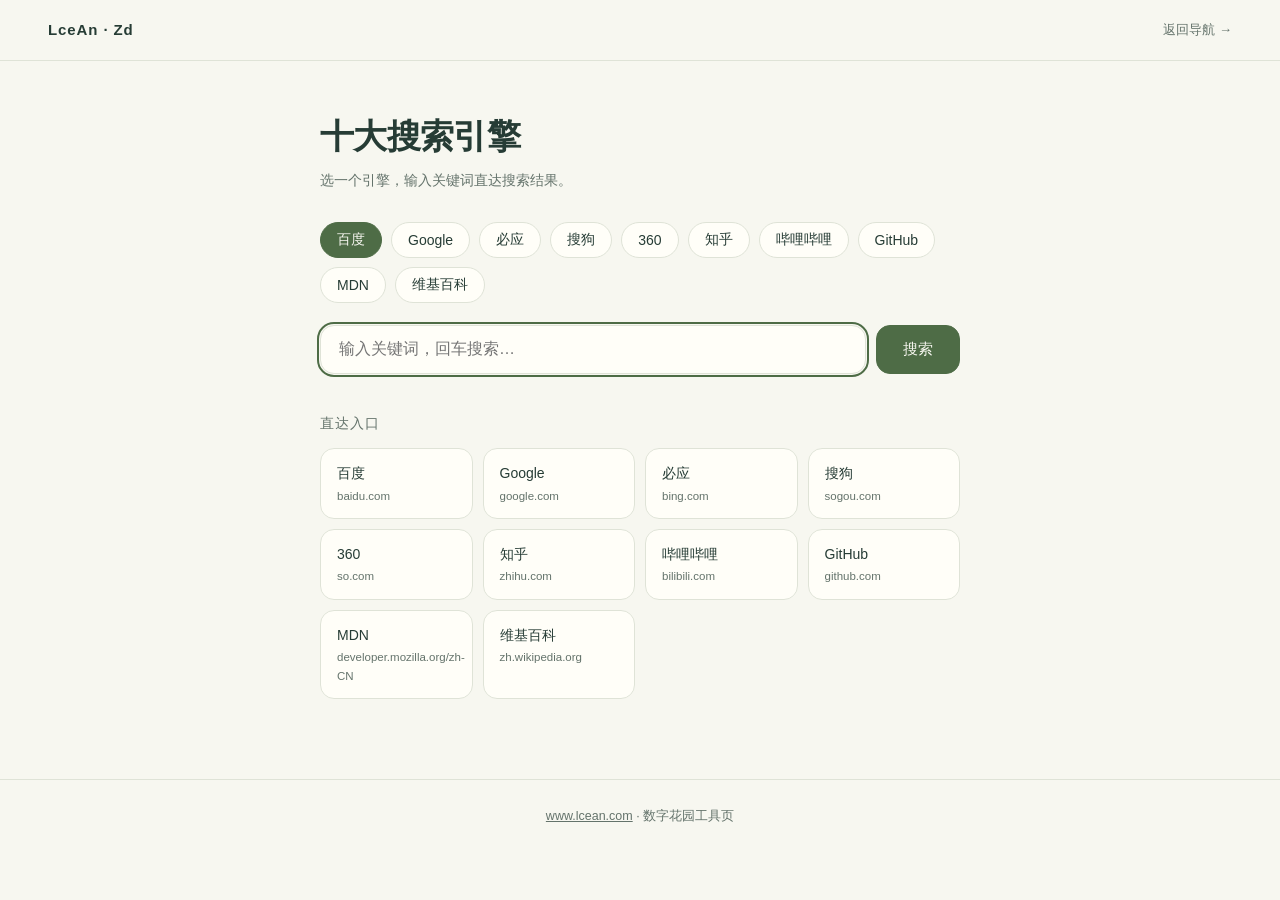
<file: Zd/Search/index3.html>
<!DOCTYPE html>
<html lang="zh-CN">
<head>
<meta charset="utf-8">
<meta name="viewport" content="width=device-width,initial-scale=1">
<title>十大搜索引擎 · LceAn</title>
<meta name="description" content="一个输入框直达十大搜索引擎：百度、Google、必应、搜狗、360、知乎、哔哩哔哩、GitHub、MDN、维基百科。">
<link rel="icon" href="data:image/svg+xml,<svg xmlns='http://www.w3.org/2000/svg' viewBox='0 0 100 100'><text y='.9em' font-size='90'>🔎</text></svg>">
<style>
:root{--paper:#f7f7f0;--paper-soft:#eeeee4;--surface:#fffef8;--ink:#263c35;--ink-soft:#64736b;--accent:#4e6c46;--accent-soft:#e7ecdf;--amber:#a28142;--line:#dfe3d7}
@media (prefers-color-scheme:dark){:root{--paper:#111d1b;--paper-soft:#172522;--surface:#1b2c27;--ink:#e7eade;--ink-soft:#afbcaf;--accent:#bed09d;--accent-soft:#283b2d;--amber:#d8bc7e;--line:#2c3e36}}
*{box-sizing:border-box}
body{margin:0;font-family:-apple-system,BlinkMacSystemFont,"PingFang SC","Microsoft YaHei",sans-serif;background:var(--paper);color:var(--ink);line-height:1.6}
header{display:flex;align-items:center;gap:12px;padding:18px clamp(20px,5vw,48px);border-bottom:1px solid var(--line)}
header b{font-size:15px;letter-spacing:.06em}
header a{margin-left:auto;color:var(--ink-soft);text-decoration:none;font-size:13px}
header a:hover{color:var(--accent)}
main{max-width:680px;margin:0 auto;padding:48px 20px 80px}
h1{font-size:clamp(26px,4vw,34px);font-weight:600;letter-spacing:-.02em;margin:0 0 6px}
.sub{color:var(--ink-soft);font-size:14px;margin:0 0 30px}
.chips{display:flex;flex-wrap:wrap;gap:9px;margin-bottom:22px}
.chip{cursor:pointer;border:1px solid var(--line);background:var(--surface);color:var(--ink);border-radius:999px;padding:8px 16px;font-size:14px;transition:.15s;user-select:none}
.chip:hover{border-color:var(--accent)}
.chip.on{background:var(--accent);border-color:var(--accent);color:var(--paper)}
.searchbar{display:flex;gap:10px}
.searchbar input{flex:1;min-width:0;font-size:16px;padding:14px 18px;border:1px solid var(--line);border-radius:14px;background:var(--surface);color:var(--ink)}
.searchbar input:focus{outline:2px solid var(--accent);outline-offset:1px}
.searchbar button{cursor:pointer;border:1px solid var(--accent);background:var(--accent);color:var(--paper);border-radius:14px;padding:14px 26px;font-size:15px}
h2{font-size:14px;color:var(--ink-soft);font-weight:500;margin:38px 0 14px;letter-spacing:.08em}
.grid{display:grid;grid-template-columns:repeat(auto-fill,minmax(150px,1fr));gap:10px}
.grid a{display:block;background:var(--surface);border:1px solid var(--line);border-radius:14px;padding:13px 16px;text-decoration:none;color:var(--ink);font-size:14px;transition:.15s}
.grid a:hover{border-color:var(--accent);transform:translateY(-1px)}
.grid a small{display:block;color:var(--ink-soft);font-size:11.5px;margin-top:2px}
footer{padding:26px;text-align:center;color:var(--ink-soft);font-size:12.5px;border-top:1px solid var(--line)}
footer a{color:var(--ink-soft)}
</style>
</head>
<body>
<header><b>LceAn · Zd</b><a href="https://www.lcean.com/">返回导航 →</a></header>
<main>
  <h1>十大搜索引擎</h1>
  <p class="sub">选一个引擎，输入关键词直达搜索结果。</p>

  <div class="chips" id="chips" role="tablist" aria-label="搜索引擎"></div>
  <form class="searchbar" id="f">
    <input id="q" type="text" placeholder="输入关键词，回车搜索…" autocomplete="off" autofocus>
    <button type="submit">搜索</button>
  </form>

  <h2>直达入口</h2>
  <div class="grid" id="grid"></div>
</main>
<footer><a href="https://www.lcean.com/">www.lcean.com</a> · 数字花园工具页</footer>
<script>
(function () {
  var engines = [
    { name: '百度', home: 'https://www.baidu.com/', url: 'https://www.baidu.com/s?wd=' },
    { name: 'Google', home: 'https://www.google.com/', url: 'https://www.google.com/search?q=' },
    { name: '必应', home: 'https://www.bing.com/', url: 'https://www.bing.com/search?q=' },
    { name: '搜狗', home: 'https://www.sogou.com/', url: 'https://www.sogou.com/web?query=' },
    { name: '360', home: 'https://www.so.com/', url: 'https://www.so.com/s?q=' },
    { name: '知乎', home: 'https://www.zhihu.com/', url: 'https://www.zhihu.com/search?q=' },
    { name: '哔哩哔哩', home: 'https://www.bilibili.com/', url: 'https://search.bilibili.com/all?keyword=' },
    { name: 'GitHub', home: 'https://github.com/', url: 'https://github.com/search?q=' },
    { name: 'MDN', home: 'https://developer.mozilla.org/zh-CN/', url: 'https://developer.mozilla.org/zh-CN/search?q=' },
    { name: '维基百科', home: 'https://zh.wikipedia.org/', url: 'https://zh.wikipedia.org/w/index.php?search=' }
  ];
  var current = Math.min(9, Math.max(0, +(localStorage.getItem('zd-engine') || 0)));
  var chips = document.getElementById('chips'), grid = document.getElementById('grid');

  engines.forEach(function (e, i) {
    var c = document.createElement('button');
    c.type = 'button'; c.className = 'chip'; c.textContent = e.name;
    c.onclick = function () { select(i); document.getElementById('q').focus(); };
    chips.appendChild(c);
    var a = document.createElement('a');
    a.href = e.home; a.target = '_blank'; a.rel = 'noopener';
    a.innerHTML = e.name + '<small>' + e.home.replace(/^https?:\/\/(www\.)?/, '').replace(/\/$/, '') + '</small>';
    grid.appendChild(a);
  });

  function select(i) {
    current = i;
    localStorage.setItem('zd-engine', i);
    [].forEach.call(chips.children, function (el, j) { el.classList.toggle('on', j === i); });
  }
  select(current);

  document.getElementById('f').addEventListener('submit', function (e) {
    e.preventDefault();
    var q = document.getElementById('q').value.trim();
    if (!q) return;
    window.open(engines[current].url + encodeURIComponent(q), '_blank', 'noopener');
  });
})();
</script>
</body>
</html>
</file>
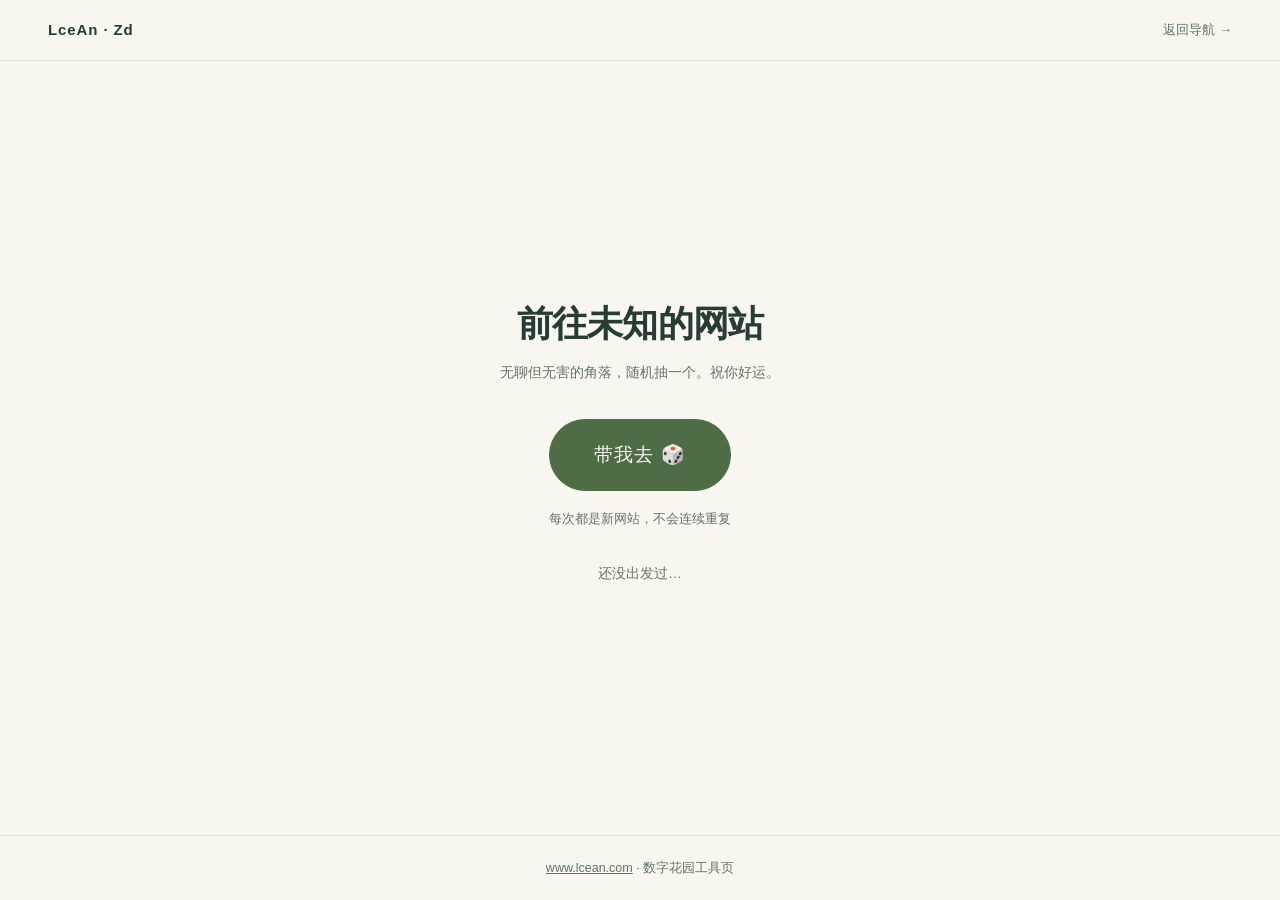
<file: Zd/unknown/The Useless Web.html>
<!DOCTYPE html>
<html lang="zh-CN">
<head>
<meta charset="utf-8">
<meta name="viewport" content="width=device-width,initial-scale=1">
<title>前往未知的网站 · LceAn</title>
<meta name="description" content="一键随机带你去看一个无聊但无害的网站。">
<link rel="icon" href="data:image/svg+xml,<svg xmlns='http://www.w3.org/2000/svg' viewBox='0 0 100 100'><text y='.9em' font-size='90'>🎲</text></svg>">
<style>
:root{--paper:#f7f7f0;--paper-soft:#eeeee4;--surface:#fffef8;--ink:#263c35;--ink-soft:#64736b;--accent:#4e6c46;--accent-soft:#e7ecdf;--amber:#a28142;--line:#dfe3d7}
@media (prefers-color-scheme:dark){:root{--paper:#111d1b;--paper-soft:#172522;--surface:#1b2c27;--ink:#e7eade;--ink-soft:#afbcaf;--accent:#bed09d;--accent-soft:#283b2d;--amber:#d8bc7e;--line:#2c3e36}}
*{box-sizing:border-box}
body{margin:0;font-family:-apple-system,BlinkMacSystemFont,"PingFang SC","Microsoft YaHei",sans-serif;background:var(--paper);color:var(--ink);line-height:1.6;min-height:100vh;display:flex;flex-direction:column}
header{display:flex;align-items:center;gap:12px;padding:18px clamp(20px,5vw,48px);border-bottom:1px solid var(--line)}
header b{font-size:15px;letter-spacing:.06em}
header a{margin-left:auto;color:var(--ink-soft);text-decoration:none;font-size:13px}
header a:hover{color:var(--accent)}
main{flex:1;display:flex;align-items:center;justify-content:center;padding:40px 20px}
.box{max-width:560px;text-align:center}
h1{font-size:clamp(26px,4vw,36px);font-weight:600;letter-spacing:-.02em;margin:0 0 8px}
.sub{color:var(--ink-soft);font-size:14px;margin:0 0 36px}
button.go{cursor:pointer;font:inherit;font-size:19px;letter-spacing:.05em;padding:20px 44px;border-radius:999px;border:1px solid var(--accent);background:var(--accent);color:var(--paper);transition:transform .15s,box-shadow .15s}
button.go:hover{transform:translateY(-2px);box-shadow:0 16px 32px rgba(23,43,36,.16)}
button.go:active{transform:translateY(0)}
.hint{font-size:12.5px;color:var(--ink-soft);margin-top:18px}
.last{margin-top:34px;font-size:13.5px;color:var(--ink-soft);min-height:24px}
.last a{color:var(--amber);text-decoration:none;border-bottom:1px dashed var(--amber)}
.count{position:fixed;right:18px;bottom:16px;font-size:12px;color:var(--ink-soft)}
footer{padding:22px;text-align:center;color:var(--ink-soft);font-size:12.5px;border-top:1px solid var(--line)}
footer a{color:var(--ink-soft)}
</style>
</head>
<body>
<header><b>LceAn · Zd</b><a href="https://www.lcean.com/">返回导航 →</a></header>
<main>
  <div class="box">
    <h1>前往未知的网站</h1>
    <p class="sub">无聊但无害的角落，随机抽一个。祝你好运。</p>
    <button class="go" id="go" type="button">带我去 🎲</button>
    <p class="hint">每次都是新网站，不会连续重复</p>
    <p class="last" id="last">还没出发过…</p>
  </div>
</main>
<div class="count" id="count"></div>
<footer><a href="https://www.lcean.com/">www.lcean.com</a> · 数字花园工具页</footer>
<script>
(function () {
  var sites = [
    { n: '鳗鱼拍脸', u: 'https://eelslap.com/' },
    { n: '手指指着你', u: 'https://pointerpointer.com/' },
    { n: '无穷的嗷~', u: 'https://hooooooooo.com/' },
    { n: '考拉放大镜', u: 'https://www.koalastothemax.com/' },
    { n: '芒果共和国', u: 'http://www.republiquedesmangues.fr/' },
    { n: '无尽下落', u: 'https://www.fallingfalling.com/' },
    { n: 'jodi 乱码艺术', u: 'http://wwwwwwwww.jodi.org/' },
    { n: '我的电脑开着吗', u: 'http://www.ismycomputeron.com/' },
    { n: '黑客键盘', u: 'https://hackertyper.com/' },
    { n: '无限缩放画', u: 'https://zoomquilt.org/' },
    { n: '长狗挑战', u: 'https://longdogechallenge.com/' },
    { n: '弹跳猫', u: 'https://www.catbounce.com/' },
    { n: '动完再想', u: 'https://www.movenowthinklater.com/' }
  ];
  var lastIdx = -1, count = 0;
  var lastEl = document.getElementById('last'), countEl = document.getElementById('count');
  document.getElementById('go').addEventListener('click', function () {
    var i;
    do { i = Math.floor(Math.random() * sites.length); } while (i === lastIdx && sites.length > 1);
    lastIdx = i; count++;
    lastEl.innerHTML = '第 ' + count + ' 站：<a href="' + sites[i].u + '" target="_blank" rel="noopener">' + sites[i].n + '</a>';
    countEl.textContent = '已探索 ' + count + ' 个无聊网站';
    window.open(sites[i].u, '_blank', 'noopener');
  });
})();
</script>
</body>
</html>
</file>
<file: src/css/iconfont.css>
/* 在线链接服务仅供平台体验和调试使用，平台不承诺服务的稳定性，企业客户需下载字体包自行发布使用并做好备份。 */
@font-face {
    font-family: 'iconfont';  /* Project id 4382156 */
    src: url('//at.alicdn.com/t/c/font_4382156_0seyb698ra4q.woff2?t=1703077692070') format('woff2'),
    url('//at.alicdn.com/t/c/font_4382156_0seyb698ra4q.woff?t=1703077692070') format('woff'),
    url('//at.alicdn.com/t/c/font_4382156_0seyb698ra4q.ttf?t=1703077692070') format('truetype');
}


.iconfont {
    font-family: "iconfont" !important;
    font-size: 16px;
    font-style: normal;
    -webkit-font-smoothing: antialiased;
    -moz-osx-font-smoothing: grayscale;
}

.icon-zhihu-copy:before {
    content: "\e600";
}

.icon-yejian:before {
    content: "\e650";
}


.icon-github:before {
    content: "\e64c";
}

.icon_top:before{
    content:"\e62b";
}
</file>
<file: src/css/redesign.css>
@charset "utf-8";

@font-face {
    font-family: "LceAn Brush";
    src: url("../ttf/lcean-brush-subset.ttf?v=20260731v1") format("truetype");
    font-weight: 400;
    font-style: normal;
    font-display: swap;
}

:root {
    --paper: #fbf8f1;
    --paper-soft: #f6f1e8;
    --surface: #ffffff;
    --ink: #132135;
    --ink-soft: #606875;
    --ink-faint: #9197a1;
    --accent: #3156f5;
    --accent-soft: rgba(49, 86, 245, 0.1);
    --amber: #f2ab00;
    --line: rgba(19, 33, 53, 0.12);
    --line-strong: rgba(19, 33, 53, 0.2);
    --header-height: 60px;
    --page-padding: clamp(24px, 4vw, 64px);
    --content-width: 1180px;
    --radius-card: 18px;
    --shadow-card: 0 12px 34px rgba(32, 37, 44, 0.08);
    --shadow-card-hover: 0 24px 54px rgba(32, 37, 44, 0.16);
    color-scheme: light;
}

html.theme-dark {
    --paper: #0d1118;
    --paper-soft: #121821;
    --surface: #171d27;
    --ink: #f5f0e8;
    --ink-soft: #b7bdc7;
    --ink-faint: #7f8793;
    --accent: #8091ff;
    --accent-soft: rgba(128, 145, 255, 0.14);
    --amber: #f1bd43;
    --line: rgba(255, 255, 255, 0.1);
    --line-strong: rgba(255, 255, 255, 0.18);
    --shadow-card: 0 14px 34px rgba(0, 0, 0, 0.28);
    --shadow-card-hover: 0 24px 60px rgba(0, 0, 0, 0.42);
    color-scheme: dark;
}

* {
    box-sizing: border-box;
}

html {
    scroll-behavior: smooth;
    background: var(--paper);
}

body {
    margin: 0;
    min-width: 320px;
    color: var(--ink);
    background: var(--paper);
    font-family: "Inter", "PingFang SC", "Microsoft YaHei", sans-serif;
    -webkit-font-smoothing: antialiased;
    text-rendering: optimizeLegibility;
    transition: color 360ms ease, background-color 360ms ease;
}

button,
a {
    font: inherit;
}

a {
    color: inherit;
}

button {
    border: 0;
}

button,
a[href] {
    -webkit-tap-highlight-color: transparent;
}

:focus-visible {
    outline: 3px solid color-mix(in srgb, var(--accent) 68%, transparent);
    outline-offset: 4px;
}

.material-symbols-rounded {
    font-variation-settings: "FILL" 0, "wght" 400, "GRAD" 0, "opsz" 20;
}

.site-header {
    position: fixed;
    top: 0;
    left: 0;
    width: 100%;
    z-index: 100;
    height: var(--header-height);
    background: var(--paper);
    border-bottom: 0;
    opacity: 0;
    visibility: hidden;
    pointer-events: none;
    transform: translateY(calc(-100% - 8px));
    transition:
        transform 320ms cubic-bezier(0.22, 1, 0.36, 1),
        opacity 220ms ease,
        visibility 0s linear 320ms,
        background-color 360ms ease;
}

body.is-header-visible .site-header {
    opacity: 1;
    visibility: visible;
    pointer-events: auto;
    transform: translateY(0);
    transition-delay: 0s;
}

.header-inner {
    width: 100%;
    height: 100%;
    padding: 0 var(--page-padding);
    display: flex;
    align-items: center;
    justify-content: space-between;
}

.brand {
    display: inline-flex;
    align-items: center;
    gap: 8px;
    color: var(--ink);
    text-decoration: none;
    font-size: 23px;
    font-weight: 650;
    letter-spacing: 0;
}

.brand img {
    width: 34px;
    height: 34px;
    object-fit: contain;
    mix-blend-mode: multiply;
    transform: scale(1.08);
    transform-origin: center;
}

html.theme-dark .brand img {
    padding: 3px;
    background: #fff;
    border-radius: 50%;
    mix-blend-mode: normal;
}

.primary-nav {
    display: flex;
    align-items: center;
    gap: 22px;
}

.nav-link,
.icon-link,
.theme-toggle {
    color: var(--ink);
}

.nav-link {
    position: relative;
    padding: 8px 0;
    background: transparent;
    font-size: 14px;
    font-weight: 500;
    cursor: pointer;
    transition: color 180ms ease;
}

.nav-link::after {
    content: "";
    position: absolute;
    left: 50%;
    right: 50%;
    bottom: 2px;
    height: 2px;
    border-radius: 99px;
    background: var(--accent);
    transition: left 180ms ease, right 180ms ease;
}

.nav-link:hover,
.nav-link.is-active {
    color: var(--accent);
}

.nav-link.is-active::after {
    left: 0;
    right: 0;
}

.nav-divider {
    width: 1px;
    height: 18px;
    background: var(--line-strong);
}

.icon-link {
    display: inline-grid;
    width: 30px;
    height: 30px;
    place-items: center;
    border-radius: 50%;
    text-decoration: none;
    font-size: 20px;
    transition: color 180ms ease, background-color 180ms ease, transform 180ms ease;
}

.icon-link:hover {
    color: var(--accent);
    background: var(--accent-soft);
    transform: translateY(-1px);
}

.theme-toggle {
    position: relative;
    display: grid;
    width: 32px;
    height: 32px;
    place-items: center;
    border: 0;
    border-radius: 50%;
    background: transparent;
    box-shadow: none;
    cursor: pointer;
    transition: color 180ms ease, border-color 180ms ease, transform 180ms ease, background-color 360ms ease;
}

.theme-toggle:hover {
    color: var(--accent);
    background: var(--accent-soft);
    transform: rotate(5deg);
}

.theme-icon {
    position: absolute;
    font-size: 19px;
    transition: opacity 240ms ease, transform 240ms ease;
}

.theme-icon-moon {
    opacity: 0;
    transform: rotate(-45deg) scale(0.65);
}

html.theme-dark .theme-icon-sun {
    opacity: 0;
    transform: rotate(45deg) scale(0.65);
}

html.theme-dark .theme-icon-moon {
    opacity: 1;
    transform: rotate(0) scale(1);
}

.hero {
    position: relative;
    min-height: 100svh;
    overflow: hidden;
    background: var(--paper);
    isolation: isolate;
}

.hero-copy {
    position: absolute;
    z-index: 4;
    left: var(--page-padding);
    top: 50%;
    width: min(45vw, 650px);
    transform: translateY(-46%);
}

.hero-kicker {
    margin: 0 0 28px;
    color: var(--amber);
    font-family: "LceAn Brush", "KaiTi", cursive;
    font-size: 46px;
    line-height: 1;
    letter-spacing: 0.08em;
}

.hero h1 {
    max-width: 680px;
    margin: 0;
    color: var(--ink);
    font-family: "Noto Serif SC", "Songti SC", serif;
    font-size: 72px;
    font-weight: 600;
    line-height: 1.18;
    letter-spacing: 0;
    text-wrap: balance;
}

.headline-brush {
    display: block;
    width: clamp(112px, 10vw, 152px);
    height: auto;
    margin: 26px 0 17px;
    object-fit: contain;
    opacity: 0.92;
}

.hero-note {
    max-width: 430px;
    margin: 0;
    color: var(--ink-soft);
    font-size: 15px;
    line-height: 1.75;
    letter-spacing: 0.02em;
}

.hero-art {
    position: absolute;
    z-index: 2;
    top: 0;
    right: 0;
    width: min(92vw, 1380px);
    height: 100%;
    margin: 0;
    overflow: hidden;
    opacity: 1;
    animation: reveal-landscape 760ms ease-out 80ms backwards;
    -webkit-mask-image: url("../img/hero-brush-mask.webp?v=20260731v1");
    mask-image: url("../img/hero-brush-mask.webp?v=20260731v1");
    -webkit-mask-size: 100% 100%;
    mask-size: 100% 100%;
    -webkit-mask-position: center;
    mask-position: center;
    -webkit-mask-repeat: no-repeat;
    mask-repeat: no-repeat;
}

.hero-art::after {
    content: "";
    position: absolute;
    z-index: 4;
    right: 0;
    bottom: 0;
    left: 0;
    height: 32px;
    background: linear-gradient(to bottom, transparent, var(--paper));
    pointer-events: none;
}

.hero-image {
    position: absolute;
    inset: 0;
    width: 100%;
    height: 100%;
    object-fit: cover;
    object-position: left center;
    transition: opacity 500ms ease;
}

.hero-image-night {
    opacity: 0;
}

html.theme-dark .hero-image-day {
    opacity: 0;
}

html.theme-dark .hero-image-night {
    opacity: 1;
}

.hero-poem {
    position: absolute;
    z-index: 3;
    right: clamp(28px, 4vw, 70px);
    bottom: clamp(72px, 10vh, 120px);
    max-width: 520px;
    color: #fff;
    text-align: right;
    text-shadow: 0 2px 16px rgba(0, 0, 0, 0.58);
}

.hero-poem span {
    display: block;
    font-family: "Noto Serif SC", serif;
    font-size: 24px;
    font-weight: 600;
    line-height: 1.5;
}

.hero-poem small {
    display: block;
    margin-top: 8px;
    font-size: 12px;
    line-height: 1.5;
    opacity: 0.86;
}

.explore-link {
    position: absolute;
    z-index: 5;
    left: calc(var(--page-padding) + min(17vw, 225px));
    bottom: clamp(28px, 5vh, 54px);
    display: inline-flex;
    flex-direction: column;
    align-items: center;
    gap: 6px;
    color: var(--ink-soft);
    text-decoration: none;
    font-size: 13px;
    letter-spacing: 0.08em;
    transition: color 180ms ease, transform 180ms ease;
}

.explore-link .material-symbols-rounded {
    font-size: 24px;
    animation: float-down 1800ms ease-in-out infinite;
}

.explore-link:hover {
    color: var(--accent);
    transform: translateY(2px);
}

.directory-section {
    scroll-margin-top: var(--header-height);
    min-height: 100vh;
    padding: clamp(78px, 8vw, 116px) var(--page-padding) clamp(72px, 8vw, 108px);
    background: var(--paper);
    border-top: 0;
}

.section-shell {
    width: min(100%, var(--content-width));
    margin: 0 auto;
}

.directory-label {
    margin: 0 0 26px;
    color: var(--accent);
    font-size: 12px;
    font-weight: 600;
    letter-spacing: 0.17em;
}

.directory-label[hidden] {
    display: none !important;
}

.section-heading {
    display: none;
    align-items: flex-end;
    justify-content: space-between;
    gap: 24px;
    margin-bottom: 38px;
}

.directory-section.is-page-view .section-heading {
    display: flex;
}

.section-eyebrow {
    margin: 0 0 10px;
    color: var(--accent);
    font-size: 12px;
    font-weight: 600;
    letter-spacing: 0.16em;
    text-transform: uppercase;
}

.section-heading h2 {
    margin: 0;
    color: var(--ink);
    font-family: "Noto Serif SC", serif;
    font-size: 42px;
    font-weight: 600;
    letter-spacing: 0;
}

.back-to-directory {
    display: inline-flex;
    align-items: center;
    gap: 8px;
    padding: 11px 16px;
    color: var(--ink);
    background: var(--surface);
    border: 1px solid var(--line);
    border-radius: 999px;
    cursor: pointer;
    transition: color 180ms ease, border-color 180ms ease, transform 180ms ease;
}

.back-to-directory[hidden] {
    display: none !important;
}

.back-to-directory:hover {
    color: var(--accent);
    border-color: color-mix(in srgb, var(--accent) 36%, transparent);
    transform: translateY(-1px);
}

.cards-grid {
    display: grid;
    grid-template-columns: repeat(3, minmax(0, 1fr));
    gap: 20px;
}

.nav-card {
    position: relative;
    min-width: 0;
    overflow: hidden;
    border: 1px solid var(--line);
    border-radius: var(--radius-card);
    background: var(--surface);
    box-shadow: var(--shadow-card);
    color: #fff;
    text-decoration: none;
    opacity: 0;
    transform: translateY(28px);
    transition:
        opacity 560ms cubic-bezier(0.22, 1, 0.36, 1),
        transform 560ms cubic-bezier(0.22, 1, 0.36, 1),
        box-shadow 260ms ease,
        border-color 260ms ease;
}

.nav-card.is-visible {
    opacity: 1;
    transform: translateY(0);
}

.nav-card:hover {
    z-index: 2;
    border-color: color-mix(in srgb, var(--accent) 42%, transparent);
    box-shadow: var(--shadow-card-hover);
    transform: translateY(-7px);
}

.card-media {
    position: relative;
    aspect-ratio: 16 / 9;
    overflow: hidden;
    background: #6574a8;
}

.card-media::after {
    content: "";
    position: absolute;
    inset: 0;
    z-index: 1;
    background:
        linear-gradient(180deg, rgba(8, 12, 18, 0.08), rgba(8, 12, 18, 0.24) 44%, rgba(8, 12, 18, 0.74));
}

.card-image {
    width: 100%;
    height: 100%;
    display: block;
    object-fit: cover;
    transition: transform 700ms cubic-bezier(0.22, 1, 0.36, 1), opacity 240ms ease;
}

.nav-card:hover .card-image {
    transform: scale(1.055);
}

.card-badge {
    position: absolute;
    z-index: 3;
    top: 14px;
    right: 14px;
    padding: 6px 10px;
    border: 1px solid rgba(255, 255, 255, 0.3);
    border-radius: 999px;
    background: rgba(20, 24, 31, 0.58);
    font-size: 11px;
    font-weight: 600;
    letter-spacing: 0.04em;
}

.card-copy {
    position: absolute;
    z-index: 3;
    left: 20px;
    right: 20px;
    bottom: 18px;
}

.card-copy h3 {
    margin: 0;
    font-size: 25px;
    font-weight: 650;
    line-height: 1.2;
    letter-spacing: 0;
    text-shadow: 0 2px 12px rgba(0, 0, 0, 0.48);
}

.card-copy p {
    margin: 7px 0 0;
    overflow: hidden;
    font-size: 13px;
    line-height: 1.5;
    opacity: 0.92;
    text-overflow: ellipsis;
    text-shadow: 0 2px 9px rgba(0, 0, 0, 0.58);
    white-space: nowrap;
}

.content-view {
    animation: content-enter 420ms ease both;
}

.about-page {
    width: 100%;
}

.about-intro {
    display: grid;
    grid-template-columns: 112px minmax(0, 1fr) 132px;
    gap: clamp(24px, 3.5vw, 46px);
    align-items: center;
    padding: 6px 0 40px;
    border-bottom: 1px solid var(--line);
}

.about-avatar {
    display: block;
    width: 112px;
    height: 112px;
    object-fit: cover;
    border: 1px solid var(--line-strong);
    border-radius: 50%;
}

.about-role {
    margin: 0 0 9px;
    color: var(--accent);
    font-size: 11px;
    font-weight: 600;
    letter-spacing: 0.14em;
    text-transform: uppercase;
}

.about-intro-copy h3 {
    margin: 0;
    color: var(--ink);
    font-family: "Noto Serif SC", serif;
    font-size: 36px;
    font-weight: 600;
    letter-spacing: 0;
}

.about-intro-copy > p:last-child {
    max-width: 690px;
    margin: 14px 0 0;
    color: var(--ink-soft);
    font-size: 14px;
    line-height: 1.9;
}

.about-social {
    display: grid;
}

.about-social a {
    display: flex;
    align-items: center;
    justify-content: space-between;
    gap: 12px;
    padding: 10px 0;
    color: var(--ink-soft);
    border-bottom: 1px solid var(--line);
    font-size: 12px;
    text-decoration: none;
    transition: color 180ms ease, padding-left 180ms ease;
}

.about-social a:first-child {
    border-top: 1px solid var(--line);
}

.about-social a:hover {
    padding-left: 4px;
    color: var(--accent);
}

.about-social .material-symbols-rounded {
    font-size: 15px;
}

.about-contact-grid {
    display: grid;
    grid-template-columns: repeat(3, minmax(0, 1fr));
    margin: 0;
    border-bottom: 1px solid var(--line);
}

.about-contact-item {
    display: grid;
    grid-template-columns: 28px minmax(0, 1fr);
    gap: 11px;
    padding: 21px 24px;
    border-right: 1px solid var(--line);
}

.about-contact-item:first-child {
    padding-left: 0;
}

.about-contact-item:last-child {
    border-right: 0;
}

.about-contact-item > .material-symbols-rounded {
    margin-top: 2px;
    color: var(--ink-faint);
    font-size: 18px;
}

.about-contact-item dt {
    margin-bottom: 5px;
    color: var(--ink-faint);
    font-size: 10px;
    letter-spacing: 0.08em;
}

.about-contact-item dd {
    margin: 0;
    color: var(--ink);
    font-size: 13px;
}

.about-contact-item a {
    color: inherit;
    text-decoration: none;
}

.about-contact-item a:hover {
    color: var(--accent);
}

.about-section {
    padding: 42px 0;
    border-bottom: 1px solid var(--line);
}

.about-version-section {
    padding-bottom: 8px;
    border-bottom: 0;
}

.about-section-heading {
    display: flex;
    align-items: flex-end;
    justify-content: space-between;
    gap: 36px;
    margin-bottom: 24px;
}

.about-section-heading > div > p {
    margin: 0 0 7px;
    color: var(--accent);
    font-size: 10px;
    font-weight: 600;
    letter-spacing: 0.15em;
    text-transform: uppercase;
}

.about-section-heading h3 {
    margin: 0;
    color: var(--ink);
    font-family: "Noto Serif SC", serif;
    font-size: 25px;
    font-weight: 600;
    letter-spacing: 0;
}

.about-section-heading > p {
    max-width: 440px;
    margin: 0;
    color: var(--ink-faint);
    font-size: 12px;
    line-height: 1.7;
    text-align: right;
}

.honor-grid {
    display: grid;
    grid-template-columns: repeat(4, minmax(0, 1fr));
    gap: 10px;
}

.honor-badge {
    display: grid;
    grid-template-columns: 42px minmax(0, 1fr) auto;
    gap: 12px;
    align-items: center;
    min-height: 88px;
    padding: 15px;
    background: color-mix(in srgb, var(--surface) 72%, transparent);
    border: 1px solid var(--line);
    border-radius: 14px;
}

.honor-icon {
    display: grid;
    width: 42px;
    height: 42px;
    place-items: center;
    color: var(--amber);
    background: color-mix(in srgb, var(--amber) 9%, var(--surface));
    border: 1px solid color-mix(in srgb, var(--amber) 32%, var(--line));
    border-radius: 50%;
    font-size: 21px;
    font-variation-settings: "FILL" 0, "wght" 420, "GRAD" 0, "opsz" 24;
}

.honor-content {
    min-width: 0;
}

.honor-content strong,
.honor-content small {
    display: block;
}

.honor-content strong {
    color: var(--ink);
    font-size: 13px;
    font-weight: 600;
}

.honor-content small {
    margin-top: 4px;
    overflow: hidden;
    color: var(--ink-faint);
    font-size: 10px;
    line-height: 1.4;
    text-overflow: ellipsis;
    white-space: nowrap;
}

.honor-count {
    color: var(--accent);
    font-family: "Inter", sans-serif;
    font-size: 15px;
    font-weight: 700;
    letter-spacing: 0;
}

.version-grid {
    display: grid;
    grid-template-columns: repeat(4, minmax(0, 1fr));
    border-top: 1px solid var(--line);
    border-bottom: 1px solid var(--line);
}

.version-cell {
    padding: 19px 20px;
    border-right: 1px solid var(--line);
}

.version-cell:first-child {
    padding-left: 0;
}

.version-cell:last-child {
    border-right: 0;
}

.version-cell span {
    display: block;
    margin-bottom: 7px;
    color: var(--ink-faint);
    font-size: 10px;
    letter-spacing: 0.05em;
}

.version-cell strong,
.version-cell a {
    color: var(--ink);
    font-size: 13px;
    font-weight: 600;
    text-decoration: none;
}

.version-cell a:hover {
    color: var(--accent);
}

.history-intro,
.more-intro {
    max-width: 680px;
    margin: -10px 0 42px;
    color: var(--ink-soft);
    font-size: 14px;
    line-height: 1.8;
}

.history-list {
    position: relative;
}

.history-list::before {
    content: "";
    position: absolute;
    top: 10px;
    bottom: 10px;
    left: 91px;
    width: 1px;
    background: var(--line-strong);
}

.history-year {
    display: grid;
    grid-template-columns: 70px 1fr;
    gap: 44px;
    margin-bottom: 42px;
}

.history-year-label {
    position: sticky;
    top: calc(var(--header-height) + 24px);
    align-self: start;
    color: var(--accent);
    font-family: "Noto Serif SC", serif;
    font-size: 22px;
    font-weight: 600;
}

.history-events {
    display: grid;
}

.history-event {
    position: relative;
    display: grid;
    grid-template-columns: 104px 1fr;
    gap: 20px;
    padding: 0 0 24px;
}

.history-event::before {
    content: "";
    position: absolute;
    top: 7px;
    left: -28px;
    width: 7px;
    height: 7px;
    border: 2px solid var(--paper-soft);
    border-radius: 50%;
    background: var(--accent);
    box-shadow: 0 0 0 1px var(--accent);
}

.history-event time {
    color: var(--ink-faint);
    font-size: 12px;
    line-height: 1.7;
}

.history-event p {
    margin: 0;
    color: var(--ink);
    font-size: 14px;
    line-height: 1.7;
}

.resource-list {
    border-top: 1px solid var(--line);
}

.resource-row {
    display: grid;
    grid-template-columns: 54px minmax(0, 1fr) auto;
    gap: 22px;
    align-items: center;
    padding: 24px 0;
    color: var(--ink);
    border-bottom: 1px solid var(--line);
    text-decoration: none;
    transition: color 180ms ease, padding-left 180ms ease;
}

.resource-row:hover {
    padding-left: 8px;
    color: var(--accent);
}

.resource-index {
    color: var(--ink-faint);
    font-family: "Inter", sans-serif;
    font-size: 12px;
    letter-spacing: 0.08em;
}

.resource-copy h3 {
    margin: 0 0 6px;
    font-family: "Noto Serif SC", serif;
    font-size: 22px;
    font-weight: 600;
}

.resource-copy p {
    margin: 0;
    color: var(--ink-soft);
    font-size: 13px;
    line-height: 1.7;
}

.resource-row .material-symbols-rounded {
    color: var(--ink-faint);
    font-size: 20px;
    transition: color 180ms ease, transform 180ms ease;
}

.resource-row:hover .material-symbols-rounded {
    color: var(--accent);
    transform: translate(3px, -3px);
}

.section-loading,
.section-error {
    margin: 70px 0;
    color: var(--ink-soft);
    text-align: center;
}

html.theme-dark .about-container {
    background: var(--paper-soft);
}

html.theme-dark .about-card,
html.theme-dark .about-header {
    color: var(--ink);
    background: var(--surface);
}

html.theme-dark .about-header {
    border-bottom-color: var(--line);
}

html.theme-dark .about-title,
html.theme-dark .section-title,
html.theme-dark .contact-link,
html.theme-dark .contact-text,
html.theme-dark .social-link,
html.theme-dark .honor-text,
html.theme-dark .version-value {
    color: var(--ink);
}

html.theme-dark .about-subtitle,
html.theme-dark .section-text,
html.theme-dark .version-label {
    color: var(--ink-soft);
}

html.theme-dark .contact-item,
html.theme-dark .social-link,
html.theme-dark .honor-item,
html.theme-dark .version-row {
    background: color-mix(in srgb, var(--surface) 72%, #000);
}

.site-footer {
    padding: 0 var(--page-padding);
    color: var(--ink-faint);
    background: var(--paper);
    border-top: 1px solid var(--line);
    font-size: 12px;
}

.footer-inner {
    width: min(100%, var(--content-width));
    min-height: 46px;
    margin: 0 auto;
    display: flex;
    align-items: center;
    justify-content: space-between;
    gap: 24px;
}

.footer-identity,
.footer-metrics {
    display: flex;
    align-items: center;
    gap: 10px;
    white-space: nowrap;
}

.site-footer a {
    color: inherit;
    text-decoration: none;
}

.site-footer a:hover {
    color: var(--accent);
}

.footer-separator {
    color: var(--line-strong);
}

.footer-metrics {
    gap: 18px;
}

.footer-metrics strong {
    color: var(--ink-soft);
    font-weight: 500;
}

@keyframes reveal-landscape {
    from {
        opacity: 0;
    }
    to {
        opacity: 1;
    }
}

@keyframes float-down {
    0%,
    100% {
        transform: translateY(-2px);
    }
    50% {
        transform: translateY(5px);
    }
}

@keyframes content-enter {
    from {
        opacity: 0;
        transform: translateY(14px);
    }
    to {
        opacity: 1;
        transform: translateY(0);
    }
}

@media (max-width: 1040px) {
    :root {
        --page-padding: clamp(22px, 4vw, 42px);
    }

    .hero-copy {
        width: 48vw;
    }

    .hero-art {
        width: 84vw;
    }

    .hero h1 {
        font-size: 60px;
    }

    .cards-grid {
        grid-template-columns: repeat(2, minmax(0, 1fr));
    }

    .about-intro {
        grid-template-columns: 96px minmax(0, 1fr);
    }

    .about-avatar {
        width: 96px;
        height: 96px;
    }

    .about-social {
        grid-column: 2;
        grid-template-columns: repeat(3, minmax(0, 1fr));
        gap: 22px;
    }

    .about-social a:first-child {
        border-top: 0;
    }

    .honor-grid,
    .version-grid {
        grid-template-columns: repeat(2, minmax(0, 1fr));
    }

    .version-cell:nth-child(2) {
        border-right: 0;
    }

    .version-cell:nth-child(n + 3) {
        border-top: 1px solid var(--line);
    }
}

@media (max-width: 720px) {
    :root {
        --header-height: 56px;
        --page-padding: 18px;
    }

    .brand {
        gap: 5px;
        font-size: 20px;
    }

    .brand img {
        width: 30px;
        height: 30px;
        transform: scale(1);
    }

    .primary-nav {
        gap: 10px;
    }

    .nav-link {
        font-size: 13px;
    }

    .nav-divider {
        display: none;
    }

    .icon-link {
        width: 27px;
        height: 27px;
        font-size: 18px;
    }

    .theme-toggle {
        width: 29px;
        height: 29px;
    }

    .hero-copy {
        top: 21%;
        left: 24px;
        width: calc(100% - 48px);
        transform: none;
    }

    .hero-kicker {
        margin-bottom: 18px;
        font-size: 34px;
    }

    .hero h1 {
        max-width: 340px;
        font-size: 44px;
        line-height: 1.22;
    }

    .headline-brush {
        width: 105px;
        margin: 18px 0 13px;
    }

    .hero-note {
        max-width: 290px;
        font-size: 13px;
        line-height: 1.65;
    }

    .hero-art {
        top: 34%;
        width: 112vw;
        height: 66%;
        transform: translateX(10vw);
        -webkit-mask-size: 112% 100%;
        mask-size: 112% 100%;
        -webkit-mask-position: left center;
        mask-position: left center;
    }

    .hero-image {
        object-position: 68% center;
    }

    .hero-poem {
        right: 28px;
        bottom: 58px;
        max-width: 310px;
    }

    .hero-poem span {
        font-size: 16px;
    }

    .hero-poem small {
        display: none;
    }

    .explore-link {
        left: 24px;
        bottom: 22px;
        align-items: flex-start;
    }

    .section-heading {
        align-items: flex-start;
        flex-direction: column;
    }

    .about-intro {
        grid-template-columns: 72px minmax(0, 1fr);
        gap: 18px;
        padding-bottom: 30px;
    }

    .about-avatar {
        width: 72px;
        height: 72px;
    }

    .about-intro-copy h3 {
        font-size: 27px;
    }

    .about-intro-copy > p:last-child {
        grid-column: 1 / -1;
        font-size: 13px;
        line-height: 1.8;
    }

    .about-social {
        grid-column: 1 / -1;
        gap: 14px;
    }

    .about-contact-grid {
        grid-template-columns: 1fr;
    }

    .about-contact-item,
    .about-contact-item:first-child {
        padding: 16px 0;
        border-right: 0;
        border-bottom: 1px solid var(--line);
    }

    .about-contact-item:last-child {
        border-bottom: 0;
    }

    .about-section {
        padding: 34px 0;
    }

    .about-section-heading {
        align-items: flex-start;
        flex-direction: column;
        gap: 12px;
        margin-bottom: 20px;
    }

    .about-section-heading > p {
        max-width: 320px;
        text-align: left;
    }

    .honor-grid {
        grid-template-columns: 1fr;
    }

    .version-grid {
        grid-template-columns: 1fr;
    }

    .version-cell,
    .version-cell:first-child {
        padding: 16px 0;
        border-right: 0;
        border-bottom: 1px solid var(--line);
    }

    .version-cell:nth-child(n + 3) {
        border-top: 0;
    }

    .version-cell:last-child {
        border-bottom: 0;
    }

    .history-list::before {
        left: 15px;
    }

    .history-year {
        display: block;
        margin-bottom: 34px;
        padding-left: 42px;
    }

    .history-year-label {
        position: static;
        margin: 0 0 18px;
    }

    .history-event {
        grid-template-columns: 82px 1fr;
        gap: 14px;
    }

    .history-event::before {
        left: -30px;
    }

    .resource-row {
        grid-template-columns: 40px minmax(0, 1fr) auto;
        gap: 12px;
        padding: 20px 0;
    }

    .cards-grid {
        grid-template-columns: 1fr;
    }

    .footer-inner {
        min-height: 48px;
        gap: 10px;
        font-size: 11px;
    }

    .footer-metrics {
        gap: 10px;
    }

    .footer-ip {
        display: none;
    }
}

@media (max-width: 420px) {
    .header-inner {
        padding: 0 14px;
    }

    .brand span {
        font-size: 20px;
    }

    .primary-nav {
        gap: 7px;
    }

    .nav-link {
        font-size: 12px;
    }

    .hero-copy {
        left: 20px;
        width: calc(100% - 40px);
    }

    .hero-art {
        width: 125vw;
        transform: translateX(20vw);
    }

    .hero-poem {
        display: none;
    }

    .footer-inner {
        align-items: flex-start;
        flex-direction: column;
        justify-content: center;
        gap: 3px;
        padding: 8px 0;
    }

    .footer-identity,
    .footer-metrics {
        gap: 8px;
    }

    .version-grid {
        grid-template-columns: 1fr;
    }

    .history-event {
        grid-template-columns: 1fr;
        gap: 3px;
    }
}

@media (prefers-reduced-motion: reduce) {
    html {
        scroll-behavior: auto;
    }

    *,
    *::before,
    *::after {
        scroll-behavior: auto !important;
        animation-duration: 0.01ms !important;
        animation-iteration-count: 1 !important;
        transition-duration: 0.01ms !important;
    }

    .hero-art {
        opacity: 1;
    }
}
</file>
<file: src/css/garden.css>
/* Digital garden — shared controls and space for the original landscape. */
:root {
    --paper: #f6f4ed;
    --paper-soft: #eeece3;
    --surface: #faf9f4;
    --ink: #303f39;
    --ink-soft: #626e65;
    --ink-faint: #6f776d;
    --accent: #62755c;
    --accent-soft: #e7eadf;
    --amber: #967746;
    --seal: #9c5e4f;
    --line: #dedfd4;
    --line-strong: #c4cbbe;
    --content-width: 1180px;
    --radius-card: 4px;
    --shadow-card: none;
    --shadow-card-hover: 0 10px 28px #172b240b;
    --page-padding: clamp(24px, 5vw, 80px);
}
html.theme-dark {
    --paper: #111d1b;
    --paper-soft: #172522;
    --surface: #1b2c27;
    --ink: #e7eade;
    --ink-soft: #afbcaf;
    --ink-faint: #93a494;
    --accent: #bed09d;
    --accent-soft: #283b2d;
    --amber: #d8bc7e;
    --seal: #cc9480;
    --line: #2c3e36;
    --line-strong: #42584b;
    --shadow-card-hover: 0 14px 28px #0003;
}
[hidden] { display: none !important; }
::selection { color: var(--paper); background: var(--accent); }
.sr-only { position: absolute; width: 1px; height: 1px; padding: 0; overflow: hidden; clip-path: inset(50%); white-space: nowrap; }
.skip-link { position: fixed; left: 16px; top: -100px; z-index: 200; padding: 12px 18px; background: var(--ink); color: var(--paper); border-radius: 8px; }
.skip-link:focus { top: 12px; }
.site-header { box-shadow: 0 6px 25px #16282006; }
.header-inner { max-width: 1340px; margin: auto; }
.nav-link { min-height: 44px; }
.theme-toggle { width: 40px; height: 40px; background: transparent; border: 1px solid var(--line-strong); }
.material-symbols-rounded { display: inline-flex; align-items: center; justify-content: center; }
.material-symbols-rounded svg { width: 1em; height: 1em; flex-shrink: 0; }
.brand img, .masthead-brand img { mix-blend-mode: multiply; }
html.theme-dark .masthead-brand img { background: #fff; border-radius: 50%; mix-blend-mode: normal; }
.hero {
    --hero-inset: max(5vw, calc((100vw - 1440px) / 2));
    display: grid; grid-template-columns: minmax(0, 34fr) minmax(0, 66fr); column-gap: 0;
    grid-template-rows: 86px minmax(430px, 1fr) 56px;
    min-height: 100svh; max-width: none; margin: auto;
    padding: 0 var(--hero-inset); overflow: hidden;
}
.hero-masthead { position: relative; z-index: 5; grid-column: 1 / -1; display: flex; align-items: center; gap: 12px; height: 86px; }
.masthead-brand { display: inline-flex; align-items: center; gap: 9px; font-size: 27px; font-weight: 650; text-decoration: none; letter-spacing: -.7px; }
.brand-dot { color: var(--accent); }
.language-switch {
    position: relative; display: inline-flex; flex: 0 0 auto; align-items: center; gap: 3px;
}
.language-switch::after {
    content: ""; position: absolute; left: 50%; top: 50%; transform: translate(-50%, -50%);
    width: 1px; height: 10px; background: var(--line-strong); pointer-events: none;
}
.hero-masthead .language-switch { margin-left: auto; }
.language-switch button {
    display: grid; place-items: center; min-width: 28px; min-height: 40px; padding: 0 3px;
    border-radius: 3px; background: transparent; color: var(--ink-soft);
    font-size: 11px; font-weight: 500; line-height: 1; cursor: pointer;
}
.language-switch button:hover { color: var(--ink); }
.language-switch button[aria-pressed="true"] {
    color: var(--ink); font-weight: 650;
    text-decoration: underline; text-decoration-color: var(--accent);
    text-decoration-thickness: 1px; text-underline-offset: 4px;
}
.language-switch button:focus-visible { outline: 2px solid var(--accent); outline-offset: 1px; }
.hero-copy { position: relative; top: auto; left: auto; align-self: center; width: auto; transform: none; padding: 32px 0; }
.hero-kicker { font-size: clamp(23px, 2vw, 29px); margin: 0 0 16px; letter-spacing: .12em; color: var(--amber); }
html[lang="en"] .hero-kicker { font: 500 12px/1.5 Inter, sans-serif; letter-spacing: .13em; text-transform: uppercase; }
html[lang="en"] .hero h1 { font-family: Georgia, serif; font-size: clamp(36px, 4.4vw, 70px); line-height: 1.13; }
html[lang="en"] .title-period { margin-left: 0; }
.hero h1 { font-size: clamp(48px, 4.8vw, 80px); line-height: 1.28; font-weight: 500; letter-spacing: -.035em; max-width: none; text-wrap: initial; }
.hero h1 > span { display: block; }
.title-accent { color: var(--accent); }
.title-period { margin-left: -.14em; }
.hero-note { margin: 26px 0 0; font-size: 14px; line-height: 2.05; letter-spacing: .025em; max-width: 33ch; }
.hero-actions { display: flex; flex-wrap: wrap; align-items: center; gap: 20px; margin-top: 30px; }
.primary-action { display: inline-flex; gap: 18px; align-items: center; padding: 13px 17px; color: var(--paper); background: var(--ink); font-size: 13px; border-radius: 3px; text-decoration: none; transition: background .2s, transform .2s; }
.primary-action span { font-size: 21px; line-height: 1; }
.primary-action:hover { background: var(--accent); transform: translateY(-2px); }
.text-action { padding: 12px 0; color: var(--ink-soft); background: none; font-size: 13px; cursor: pointer; }
.text-action span { margin-left: 8px; }
.text-action:hover { color: var(--accent); }
.hero-art {
    position: absolute; z-index: 2; top: 0; right: 0; bottom: 0;
    width: 76vw; height: 100%; min-height: 0; max-height: none; margin: 0;
    overflow: hidden; border-radius: 0; transform: none;
    /* Keep the original brush texture on the edge, with the landscape fully visible beyond it. */
    -webkit-mask-image: url("../img/hero-brush-mask.webp?v=20260731v1"), linear-gradient(to right, transparent 35.8%, #000 36%);
    mask-image: url("../img/hero-brush-mask.webp?v=20260731v1"), linear-gradient(to right, transparent 35.8%, #000 36%);
    -webkit-mask-size: 36% 100%, 100% 100%; mask-size: 36% 100%, 100% 100%;
    -webkit-mask-position: left center; mask-position: left center;
    -webkit-mask-repeat: no-repeat; mask-repeat: no-repeat;
    animation: garden-art-reveal 650ms ease-out 80ms backwards;
    background: transparent;
}
.hero-art::after {
    inset: 0; height: auto; z-index: 1;
    /* Feather the brush into the paper without shrinking or reframing the landscape. */
    background:
        linear-gradient(90deg, var(--paper), color-mix(in srgb, var(--paper) 78%, transparent) 12%, color-mix(in srgb, var(--paper) 24%, transparent) 28%, transparent 46%),
        linear-gradient(180deg, var(--paper), color-mix(in srgb, var(--paper) 38%, transparent) 12%, transparent 30%, transparent 70%, color-mix(in srgb, var(--paper) 38%, transparent) 88%, var(--paper)),
        linear-gradient(0deg, #10251f70, transparent 48%);
}
.hero-image { object-fit: cover; object-position: center; }
.hero-image-day { filter: saturate(.7) contrast(.9) brightness(1.04); }
.hero-image-night { filter: saturate(.8); }
.hero-poem { left: auto; right: var(--hero-inset); bottom: max(140px, 22%); max-width: min(44vw, 560px); text-align: right; }
.hero-poem span { font-size: clamp(18px, 1.5vw, 22px); font-weight: 500; line-height: 1.8; }
.hero-poem small { font-size: 11px; line-height: 1.7; margin-top: 8px; }
.hero-bottom { position: relative; z-index: 4; display: flex; grid-column: 1 / -1; grid-row: 3; align-items: center; justify-content: flex-end; height: 56px; color: var(--ink-faint); font-size: 10px; letter-spacing: .12em; }
.explore-link { position: static; flex-direction: row; gap: 18px; font-size: 10px; }
.explore-link > span:last-child { font-size: 20px; }
.explore-link { color: var(--ink-soft); text-shadow: none; }
.directory-section { min-height: calc(100svh - var(--header-height)); padding-top: 60px; padding-bottom: 48px; }
.directory-intro { display: flex; align-items: center; justify-content: space-between; gap: 24px; margin-bottom: 16px; }
.directory-intro h2 { margin: 0; font-family: "Noto Serif SC", "Songti SC", serif; font-size: clamp(26px, 3vw, 38px); font-weight: 500; line-height: 1.5; }
.directory-intro h2 > span { color: var(--accent); }
.directory-tools { display: flex; justify-content: space-between; align-items: center; gap: 18px; padding: 0 0 10px; border-bottom: 1px solid var(--line); margin-bottom: 22px; }
.category-filters { display: flex; flex-wrap: wrap; gap: 6px; }
.category-filters button { padding: 11px 15px; border-radius: 3px; color: var(--ink-soft); background: transparent; cursor: pointer; font-size: 12px; min-height: 42px; transition: background .18s, color .18s; }
.category-filters button:hover { background: var(--accent-soft); color: var(--ink); }
.category-filters button[aria-pressed="true"] { color: var(--ink); background: var(--accent-soft); }
.site-search { display: flex; align-items: center; gap: 9px; padding: 0 12px; width: 234px; min-height: 42px; border: 1px solid var(--line); border-radius: 3px; color: var(--ink-faint); background: transparent; flex-shrink: 0; }
.site-search:focus-within { outline: 2px solid var(--accent); outline-offset: 2px; }
.site-search input { width: 100%; min-width: 0; border: 0; background: transparent; color: var(--ink); font: inherit; font-size: 12px; outline: none; }
.site-search input::placeholder { color: var(--ink-faint); }
.site-search svg { flex-shrink: 0; }
.site-search kbd { font-size: 11px; padding: 1px 5px; border: 1px solid var(--line); border-radius: 3px; }
.cards-grid { grid-template-columns: repeat(4, minmax(0, 1fr)); gap: 24px 22px; }
.nav-card { grid-column: auto; display: flex; flex-direction: column; opacity: 1; transform: none; border: 0; border-radius: 0; color: var(--ink); background: transparent; box-shadow: none; transition: transform .22s ease; }
.nav-card.is-featured { grid-column: auto; }
.card-media, .is-featured .card-media { height: 136px; aspect-ratio: auto; flex-shrink: 0; border-radius: 4px; }
.card-media::after { background: linear-gradient(180deg, #10251f10, transparent 55%, #10251f10); pointer-events: none; }
.card-image { position: absolute; inset: 0; height: 100%; object-fit: cover; filter: saturate(.76); transition: transform .45s ease; }
.card-arrow { position: static; display: grid; place-items: center; width: 22px; height: 24px; flex-shrink: 0; border: 0; color: var(--ink-soft); background: transparent; font: 16px Inter, sans-serif; transition: color .2s, transform .2s; }
.card-copy { position: relative; inset: auto; flex: 1; display: flex; flex-direction: column; padding: 12px 2px 14px; border-bottom: 1px solid var(--line); }
.card-heading { display: flex; align-items: center; justify-content: space-between; gap: 14px; }
.card-copy h3, .is-featured h3 { font: 500 18px/1.5 "Noto Serif SC", "Songti SC", serif; text-shadow: none; }
.card-copy p { margin: 4px 0 0; color: var(--ink-soft); font-size: 12px; line-height: 1.7; opacity: 1; white-space: normal; overflow: visible; text-shadow: none; }
.nav-card:hover, .nav-card:focus-visible { transform: translateY(-2px); box-shadow: none; }
.nav-card:hover .card-image { transform: scale(1.025); }
.nav-card:hover .card-arrow, .nav-card:focus-visible .card-arrow { color: var(--accent); transform: translate(2px, -2px); }
.empty-state { grid-column: 1 / -1; text-align: center; padding: 64px 20px; border-radius: 16px; background: var(--paper-soft); }
.empty-state h3 { font-size: 20px; font-weight: 500; margin: 0 0 10px; }
.empty-state p { color: var(--ink-soft); font-size: 13px; }
.empty-state button { padding: 12px 20px; border-radius: 7px; background: var(--ink); color: var(--paper); cursor: pointer; margin-top: 10px; }
.content-view { animation: none; }
.section-heading h2 { font-weight: 500; }
.site-footer { padding: 0 var(--page-padding) 20px; background: var(--paper); border-top: 0; }
.footer-top { margin-left: auto; display: grid; place-items: center; width: 36px; height: 36px; flex-shrink: 0; text-decoration: none; font-size: 18px; }
.footer-inner { max-width: var(--content-width); padding: 10px 0; font-size: 11px; min-height: 52px; border-top: 1px solid var(--line); color: var(--ink-faint); }
@media (max-width: 1040px) {
    .hero { grid-template-columns: minmax(0, 38fr) minmax(0, 62fr); }
    .hero h1 { font-size: clamp(40px, 5vw, 52px); }
    .hero-poem { right: var(--hero-inset); max-width: min(46vw, 440px); }
    .hero-poem span { font-size: 17px; }
    .hero-poem small { font-size: 9px; }
    .hero-actions { gap: 16px; }
    .primary-action { padding: 14px 17px; gap: 18px; }
    .cards-grid { grid-template-columns: repeat(3, minmax(0, 1fr)); }
    .card-media, .is-featured .card-media { height: 130px; }
    .directory-tools { flex-wrap: wrap; }
    .site-search { width: 220px; }
}
@media (max-width: 820px) {
    :root { --page-padding: 22px; }
    .hero { --hero-inset: 22px; grid-template-columns: 1fr; grid-template-rows: 70px auto auto 48px; }
    .hero-masthead { height: 70px; gap: 8px; }
    .masthead-brand { font-size: 24px; }
    .hero-theme { flex-shrink: 0; width: 36px; height: 36px; }
    .hero-copy { width: 100%; padding: 24px 0 32px; left: auto; top: auto; }
    .hero-kicker { font-size: 24px; margin: 0 0 12px; }
    .hero h1 { font-size: clamp(42px, 9vw, 62px); line-height: 1.3; max-width: none; }
    html[lang="en"] .hero h1 { font-size: clamp(36px, 8vw, 58px); }
    .hero-note { font-size: 13px; margin-top: 20px; max-width: none; }
    .hero-actions { margin-top: 22px; gap: 24px; }
    .hero-art {
        position: relative; top: auto; right: auto; bottom: auto; left: 50%; z-index: 2;
        grid-column: 1 / -1; width: 100vw; height: clamp(220px, 66.6667vw, 440px);
        min-height: 0; max-height: none; margin: 0 0 0 -50vw;
        border-radius: 0; -webkit-mask-image: linear-gradient(to bottom, transparent, #000 18%);
        mask-image: linear-gradient(to bottom, transparent, #000 18%);
        -webkit-mask-size: 100% 100%; mask-size: 100% 100%;
        -webkit-mask-position: center; mask-position: center;
    }
    .hero-image { object-position: center 56%; }
    .hero-art::after { background: linear-gradient(to bottom, transparent calc(100% - 22px), var(--paper)), linear-gradient(0deg, #10251fa8, transparent 48%); }
    .hero-poem { display: block; left: 24px; right: 24px; bottom: 24px; max-width: none; text-align: left; }
    .hero-poem span { font-size: 16px; }
    .hero-poem small { display: block; font-size: 9px; }
    .hero-bottom { grid-row: 4; height: 48px; font-size: 9px; letter-spacing: .06em; }
    .explore-link { align-items: center; font-size: 9px; gap: 8px; }
    .directory-section { padding-top: 54px; padding-bottom: 44px; }
    .directory-intro { gap: 12px; margin-bottom: 24px; }
    .directory-intro h2 { font-size: 25px; }
    .directory-tools { gap: 16px; }
    .category-filters { gap: 3px; width: 100%; }
    .category-filters button { padding: 10px 12px; font-size: 11px; flex: 1; white-space: nowrap; }
    .site-search { width: 100%; min-height: 44px; }
    .site-search kbd { display: none; }
    .cards-grid { grid-template-columns: repeat(2, minmax(0, 1fr)); gap: 20px; }
    .card-media, .is-featured .card-media { height: 130px; }
    .footer-inner { display: grid; grid-template-columns: minmax(0, 1fr) auto; gap: 4px 12px; align-items: center; }
    .footer-metrics { grid-column: 1; grid-row: 2; justify-content: flex-start; }
    .footer-top { grid-column: 2; grid-row: 1 / 3; }
    .theme-toggle:not(.hero-theme) { width: 32px; height: 32px; }
}
@media (max-width: 560px) {
    .cards-grid { grid-template-columns: 1fr; gap: 0; }
    .nav-card { flex-direction: row; align-items: center; gap: 16px; padding: 14px 0; border-bottom: 1px solid var(--line); }
    .card-media, .is-featured .card-media { width: 92px; height: 92px; }
    .card-copy { min-width: 0; padding: 0; border-bottom: 0; }
    .card-copy h3, .is-featured h3 { font-size: 17px; }
    .card-heading { gap: 5px; }
    .card-copy p { margin: 4px 0 0; }
}
@media (max-width: 480px) {
    .header-inner { padding-inline: 14px; }
    .header-inner .brand span { display: none; }
    .header-inner .primary-nav { gap: 7px; }
    .header-inner .nav-link { font-size: 11px; }
    .header-inner .icon-link { display: none; }
}
@media (max-width: 360px) {
    :root { --page-padding: 18px; }
    .hero h1 { font-size: 42px; }
    .category-filters button { padding: 10px 7px; }
    .hero-actions { gap: 16px; }
}
@media (hover: none), (prefers-reduced-motion: reduce) {
    .nav-card:hover, .nav-card:focus-visible { transform: none; }
    .nav-card:hover .card-image { transform: none; }
}
@keyframes garden-art-reveal {
    from { opacity: 0; transform: translateY(14px) scale(.99); }
    to { opacity: 1; transform: translateY(0) scale(1); }
}
</file>
<file: Zd/Sakuramain/assets/css/noscript.css>
/*
此源码是基于 Dimension 的二次修改
Github：https://github.com/nianbroken/Personal_Sakura_Guide_Page
Gitee：https://gitee.com/nianbroken/Personal_Sakura_Guide_Page
*/
/* BG */

	body.is-preload #bg:before {
		background-color: transparent;
	}

/* Header */

	body.is-preload #header {
		-moz-filter: none;
		-webkit-filter: none;
		-ms-filter: none;
		filter: none;
	}

		body.is-preload #header > * {
			opacity: 1;
		}

		body.is-preload #header .content .inner {
			max-height: none;
			padding: 3rem 2rem;
			opacity: 1;
		}

/* Main */

	#main article {
		opacity: 1;
		margin: 4rem 0 0 0;
	}
</file>
<file: Zd/Sakuramain/assets/css/main.css>
/*
此源码是基于 Dimension 的二次修改
Github：https://github.com/nianbroken/Personal_Sakura_Guide_Page
Gitee：https://gitee.com/nianbroken/Personal_Sakura_Guide_Page
*/
@import url(fontawesome-all.min.css);
@import url("https://fonts.googleapis.com/css?family=Source+Sans+Pro:300italic,600italic,300,600");
html, body, div, span, applet, object,
iframe, h1, h2, h3, h4, h5, h6, p, blockquote,
pre, a, abbr, acronym, address, big, cite,
code, del, dfn, em, img, ins, kbd, q, s, samp,
small, strike, strong, sub, sup, tt, var, b,
u, i, center, dl, dt, dd, ol, ul, li, fieldset,
form, label, legend, table, caption, tbody,
tfoot, thead, tr, th, td, article, aside,
canvas, details, embed, figure, figcaption,
footer, header, hgroup, menu, nav, output, ruby,
section, summary, time, mark, audio, video {
	margin: 0;
	padding: 0;
	border: 0;
	font-size: 100%;
	font: inherit;
	vertical-align: baseline;}

article, aside, details, figcaption, figure,
footer, header, hgroup, menu, nav, section {
	display: block;}

body {
	line-height: 1;
}

ol, ul {
	list-style: none;
}

blockquote, q {
	quotes: none;
}

	blockquote:before, blockquote:after, q:before, q:after {
		content: '';
		content: none;
	}

table {
	border-collapse: collapse;
	border-spacing: 0;
}

body {
	-webkit-text-size-adjust: none;
}

mark {
	background-color: transparent;
	color: inherit;
}

input::-moz-focus-inner {
	border: 0;
	padding: 0;
}

input, select, textarea {
	-moz-appearance: none;
	-webkit-appearance: none;
	-ms-appearance: none;
	appearance: none;
}

/* Basic */

	@-ms-viewport {
		width: device-width;
	}

	@media screen and (max-width: 480px) {

		html, body {
			min-width: 320px;
		}

	}

	html {
		box-sizing: border-box;
	}

	*, *:before, *:after {
		box-sizing: inherit;
	}

	body {
		background: #1b1f22;
	}

		body.is-preload *, body.is-preload *:before, body.is-preload *:after {
			-moz-animation: none !important;
			-webkit-animation: none !important;
			-ms-animation: none !important;
			animation: none !important;
			-moz-transition: none !important;
			-webkit-transition: none !important;
			-ms-transition: none !important;
			transition: none !important;
		}

/* Type */

	html {
		font-size: 16pt;
	}

		@media screen and (max-width: 1680px) {

			html {
				font-size: 12pt;
			}

		}

		@media screen and (max-width: 736px) {

			html {
				font-size: 11pt;
			}

		}

		@media screen and (max-width: 360px) {

			html {
				font-size: 10pt;
			}

		}

	body, input, select, textarea {
		color: #ffffff;
		font-family: "Source Sans Pro", sans-serif;
		font-weight: 300;
		font-size: 1rem;
		line-height: 1.65;
	}

	a {
		-moz-transition: color 0.2s ease-in-out, background-color 0.2s ease-in-out, border-bottom-color 0.2s ease-in-out;
		-webkit-transition: color 0.2s ease-in-out, background-color 0.2s ease-in-out, border-bottom-color 0.2s ease-in-out;
		-ms-transition: color 0.2s ease-in-out, background-color 0.2s ease-in-out, border-bottom-color 0.2s ease-in-out;
		transition: color 0.2s ease-in-out, background-color 0.2s ease-in-out, border-bottom-color 0.2s ease-in-out;
		/*border-bottom: dotted 1px rgba(255, 255, 255, 0.5);*/
		text-decoration: none;
		color: inherit;
	}

		a:hover {
			border-bottom-color: transparent;
		}

	strong, b {
		color: #ffffff;
		font-weight: 600;
	}

	em, i {
		font-style: italic;
	}

	p {
		margin: 0 0 2rem 0;
	}

	h1, h2, h3, h4, h5, h6 {
		color: #ffffff;
		font-weight: 600;
		line-height: 1.5;
		margin: 0 0 1rem 0;
		text-transform: uppercase;
		letter-spacing: 0.2rem;
	}

		h1 a, h2 a, h3 a, h4 a, h5 a, h6 a {
			color: inherit;
			text-decoration: none;
		}

		h1.major, h2.major, h3.major, h4.major, h5.major, h6.major {
			border-bottom: solid 1px #ffffff;
			width: -moz-max-content;
			width: -webkit-max-content;
			width: -ms-max-content;
			width: max-content;
			padding-bottom: 0.5rem;
			margin: 0 0 2rem 0;
		}

	h1 {
		font-size: 2.25rem;
		line-height: 1.3;
		letter-spacing: 0.5rem;
	}

	h2 {
		font-size: 1.5rem;
		line-height: 1.4;
		letter-spacing: 0.5rem;
	}

	h3 {
		font-size: 1rem;
	}

	h4 {
		font-size: 0.8rem;
	}

	h5 {
		font-size: 0.7rem;
	}

	h6 {
		font-size: 0.6rem;
	}

	@media screen and (max-width: 736px) {

		h1 {
			font-size: 1.75rem;
			line-height: 1.4;
		}

		h2 {
			font-size: 1.25em;
			line-height: 1.5;
		}

	}

	sub {
		font-size: 0.8rem;
		position: relative;
		top: 0.5rem;
	}

	sup {
		font-size: 0.8rem;
		position: relative;
		top: -0.5rem;
	}

	blockquote {
		border-left: solid 4px #ffffff;
		font-style: italic;
		margin: 0 0 2rem 0;
		padding: 0.5rem 0 0.5rem 2rem;
	}

	code {
		background: rgba(255, 255, 255, 0.075);
		border-radius: 4px;
		font-family: "Courier New", monospace;
		font-size: 0.9rem;
		margin: 0 0.25rem;
		padding: 0.25rem 0.65rem;
	}

	pre {
		-webkit-overflow-scrolling: touch;
		font-family: "Courier New", monospace;
		font-size: 0.9rem;
		margin: 0 0 2rem 0;
	}

		pre code {
			display: block;
			line-height: 1.75;
			padding: 1rem 1.5rem;
			overflow-x: auto;
		}

	hr {
		border: 0;
		border-bottom: solid 1px #ffffff;
		margin: 2.75rem 0;
	}

	.align-left {
		text-align: left;
	}

	.align-center {
		text-align: center;
	}

	.align-right {
		text-align: right;
	}

/* Form */

	form {
		margin: 0 0 2rem 0;
	}

		form > :last-child {
			margin-bottom: 0;
		}

		form > .fields {
			display: -moz-flex;
			display: -webkit-flex;
			display: -ms-flex;
			display: flex;
			-moz-flex-wrap: wrap;
			-webkit-flex-wrap: wrap;
			-ms-flex-wrap: wrap;
			flex-wrap: wrap;
			width: calc(100% + 3rem);
			margin: -1.5rem 0 2rem -1.5rem;
		}

			form > .fields > .field {
				-moz-flex-grow: 0;
				-webkit-flex-grow: 0;
				-ms-flex-grow: 0;
				flex-grow: 0;
				-moz-flex-shrink: 0;
				-webkit-flex-shrink: 0;
				-ms-flex-shrink: 0;
				flex-shrink: 0;
				padding: 1.5rem 0 0 1.5rem;
				width: calc(100% - 1.5rem);
			}

				form > .fields > .field.half {
					width: calc(50% - 0.75rem);
				}

				form > .fields > .field.third {
					width: calc(100%/3 - 0.5rem);
				}

				form > .fields > .field.quarter {
					width: calc(25% - 0.375rem);
				}

		@media screen and (max-width: 480px) {

			form > .fields {
				width: calc(100% + 3rem);
				margin: -1.5rem 0 2rem -1.5rem;
			}

				form > .fields > .field {
					padding: 1.5rem 0 0 1.5rem;
					width: calc(100% - 1.5rem);
				}

					form > .fields > .field.half {
						width: calc(100% - 1.5rem);
					}

					form > .fields > .field.third {
						width: calc(100% - 1.5rem);
					}

					form > .fields > .field.quarter {
						width: calc(100% - 1.5rem);
					}

		}

	label {
		color: #ffffff;
		display: block;
		font-size: 0.8rem;
		font-weight: 300;
		letter-spacing: 0.2rem;
		line-height: 1.5;
		margin: 0 0 1rem 0;
		text-transform: uppercase;
	}

	input[type="text"],
	input[type="password"],
	input[type="email"],
	input[type="tel"],
	select,
	textarea {
		-moz-appearance: none;
		-webkit-appearance: none;
		-ms-appearance: none;
		appearance: none;
		-moz-transition: border-color 0.2s ease-in-out, box-shadow 0.2s ease-in-out, background-color 0.2s ease-in-out;
		-webkit-transition: border-color 0.2s ease-in-out, box-shadow 0.2s ease-in-out, background-color 0.2s ease-in-out;
		-ms-transition: border-color 0.2s ease-in-out, box-shadow 0.2s ease-in-out, background-color 0.2s ease-in-out;
		transition: border-color 0.2s ease-in-out, box-shadow 0.2s ease-in-out, background-color 0.2s ease-in-out;
		background-color: transparent;
		border-radius: 4px;
		border: solid 1px #ffffff;
		color: inherit;
		display: block;
		outline: 0;
		padding: 0 1rem;
		text-decoration: none;
		width: 100%;
	}

		input[type="text"]:invalid,
		input[type="password"]:invalid,
		input[type="email"]:invalid,
		input[type="tel"]:invalid,
		select:invalid,
		textarea:invalid {
			box-shadow: none;
		}

		input[type="text"]:focus,
		input[type="password"]:focus,
		input[type="email"]:focus,
		input[type="tel"]:focus,
		select:focus,
		textarea:focus {
			background: rgba(255, 255, 255, 0.075);
			border-color: #ffffff;
			box-shadow: 0 0 0 1px #ffffff;
		}

	select {
		background-image: url("data:image/svg+xml;charset=utf8,%3Csvg xmlns='http://www.w3.org/2000/svg' width='40' height='40' preserveAspectRatio='none' viewBox='0 0 40 40'%3E%3Cpath d='M9.4,12.3l10.4,10.4l10.4-10.4c0.2-0.2,0.5-0.4,0.9-0.4c0.3,0,0.6,0.1,0.9,0.4l3.3,3.3c0.2,0.2,0.4,0.5,0.4,0.9 c0,0.4-0.1,0.6-0.4,0.9L20.7,31.9c-0.2,0.2-0.5,0.4-0.9,0.4c-0.3,0-0.6-0.1-0.9-0.4L4.3,17.3c-0.2-0.2-0.4-0.5-0.4-0.9 c0-0.4,0.1-0.6,0.4-0.9l3.3-3.3c0.2-0.2,0.5-0.4,0.9-0.4S9.1,12.1,9.4,12.3z' fill='%23ffffff' /%3E%3C/svg%3E");
		background-size: 1.25rem;
		background-repeat: no-repeat;
		background-position: calc(100% - 1rem) center;
		height: 2.75rem;
		padding-right: 2.75rem;
		text-overflow: ellipsis;
	}

		select option {
			color: #ffffff;
			background: #1b1f22;
		}

		select:focus::-ms-value {
			background-color: transparent;
		}

		select::-ms-expand {
			display: none;
		}

	input[type="text"],
	input[type="password"],
	input[type="email"],
	select {
		height: 2.75rem;
	}

	textarea {
		padding: 0.75rem 1rem;
	}

	input[type="checkbox"],
	input[type="radio"] {
		-moz-appearance: none;
		-webkit-appearance: none;
		-ms-appearance: none;
		appearance: none;
		display: block;
		float: left;
		margin-right: -2rem;
		opacity: 0;
		width: 1rem;
		z-index: -1;
	}

		input[type="checkbox"] + label,
		input[type="radio"] + label {
			text-decoration: none;
			-moz-user-select: none;
			-webkit-user-select: none;
			-ms-user-select: none;
			user-select: none;
			color: #ffffff;
			cursor: pointer;
			display: inline-block;
			font-size: 0.8rem;
			font-weight: 300;
			margin: 0 0 0.5rem 0;
			padding-left: 2.65rem;
			padding-right: 0.75rem;
			position: relative;
		}

			input[type="checkbox"] + label:before,
			input[type="radio"] + label:before {
				-moz-osx-font-smoothing: grayscale;
				-webkit-font-smoothing: antialiased;
				display: inline-block;
				font-style: normal;
				font-variant: normal;
				text-rendering: auto;
				line-height: 1;
				text-transform: none !important;
				font-family: 'Font Awesome 5 Free';
				font-weight: 900;
			}

			input[type="checkbox"] + label:before,
			input[type="radio"] + label:before {
				-moz-transition: border-color 0.2s ease-in-out, box-shadow 0.2s ease-in-out, background-color 0.2s ease-in-out;
				-webkit-transition: border-color 0.2s ease-in-out, box-shadow 0.2s ease-in-out, background-color 0.2s ease-in-out;
				-ms-transition: border-color 0.2s ease-in-out, box-shadow 0.2s ease-in-out, background-color 0.2s ease-in-out;
				transition: border-color 0.2s ease-in-out, box-shadow 0.2s ease-in-out, background-color 0.2s ease-in-out;
				border-radius: 4px;
				border: solid 1px #ffffff;
				content: '';
				display: inline-block;
				height: 1.65rem;
				left: 0;
				line-height: 1.65rem;
				position: absolute;
				text-align: center;
				top: -0.15rem;
				width: 1.65rem;
			}

		input[type="checkbox"]:checked + label:before,
		input[type="radio"]:checked + label:before {
			background: #ffffff !important;
			border-color: #ffffff !important;
			color: #1b1f22;
			content: '\f00c';
		}

		input[type="checkbox"]:focus + label:before,
		input[type="radio"]:focus + label:before {
			background: rgba(255, 255, 255, 0.075);
			border-color: #ffffff;
			box-shadow: 0 0 0 1px #ffffff;
		}

	input[type="checkbox"] + label:before {
		border-radius: 4px;
	}

	input[type="radio"] + label:before {
		border-radius: 100%;
	}

	::-webkit-input-placeholder {
		color: rgba(255, 255, 255, 0.5) !important;
		opacity: 1.0;
	}

	:-moz-placeholder {
		color: rgba(255, 255, 255, 0.5) !important;
		opacity: 1.0;
	}

	::-moz-placeholder {
		color: rgba(255, 255, 255, 0.5) !important;
		opacity: 1.0;
	}

	:-ms-input-placeholder {
		color: rgba(255, 255, 255, 0.5) !important;
		opacity: 1.0;
	}

	.formerize-placeholder {
		color: rgba(255, 255, 255, 0.5) !important;
		opacity: 1.0;
	}

/* Box */

	.box {
		border-radius: 4px;
		border: solid 1px #ffffff;
		margin-bottom: 2rem;
		padding: 1.5em;
	}

		.box > :last-child,
		.box > :last-child > :last-child,
		.box > :last-child > :last-child > :last-child {
			margin-bottom: 0;
		}

		.box.alt {
			border: 0;
			border-radius: 0;
			padding: 0;
		}

/* Icon */

	.icon {
		text-decoration: none;
		border-bottom: none;
		position: relative;
	}

		.icon:before {
			-moz-osx-font-smoothing: grayscale;
			-webkit-font-smoothing: antialiased;
			display: inline-block;
			font-style: normal;
			font-variant: normal;
			text-rendering: auto;
			line-height: 1;
			text-transform: none !important;
			font-family: 'Font Awesome 5 Free';
			font-weight: 400;
		}

		.icon > .label {
			display: none;
		}

		.icon:before {
			line-height: inherit;
		}

		.icon.solid:before {
			font-weight: 900;
		}

		.icon.brands:before {
			font-family: 'Font Awesome 5 Brands';
		}

/* Image */

	.image {
		border-radius: 4px;
		border: 0;
		display: inline-block;
		position: relative;
	}

		.image:before {
			pointer-events: none;
			background-image: url("../../images/overlay.png");
			background-color: rgba(19, 21, 25, 0.5);
			border-radius: 4px;
			content: '';
			display: block;
			height: 100%;
			left: 0;
			opacity: 0.5;
			position: absolute;
			top: 0;
			width: 100%;
		}

		.image img {
			border-radius: 4px;
			display: block;
		}

		.image.left, .image.right {
			max-width: 40%;
		}

			.image.left img, .image.right img {
				width: 100%;
			}

		.image.left {
			float: left;
			padding: 0 1.5em 1em 0;
			top: 0.25em;
		}

		.image.right {
			float: right;
			padding: 0 0 1em 1.5em;
			top: 0.25em;
		}

		.image.fit {
			display: block;
			margin: 0 0 2rem 0;
			width: 100%;
		}

			.image.fit img {
				width: 100%;
			}

		.image.main {
			display: block;
			margin: 2.5rem 0;
			width: 100%;
		}

			.image.main img {
				width: 100%;
			}

		@media screen and (max-width: 736px) {

			.image.main {
				margin: 2rem 0;
			}

		}

		@media screen and (max-width: 480px) {

			.image.main {
				margin: 1.5rem 0;
			}

		}

/* List */

	ol {
		list-style: decimal;
		margin: 0 0 2rem 0;
		padding-left: 1.25em;
	}

		ol li {
			padding-left: 0.25em;
		}

	ul {
		list-style: disc;
		margin: 0 0 2rem 0;
		padding-left: 1em;
	}

		ul li {
			padding-left: 0.5em;
		}

		ul.alt {
			list-style: none;
			padding-left: 0;
		}

			ul.alt li {
				border-top: solid 1px #ffffff;
				padding: 0.5em 0;
			}

				ul.alt li:first-child {
					border-top: 0;
					padding-top: 0;
				}

	dl {
		margin: 0 0 2rem 0;
	}

		dl dt {
			display: block;
			font-weight: 600;
			margin: 0 0 1rem 0;
		}

		dl dd {
			margin-left: 2rem;
		}

/* Actions */

	ul.actions {
		display: -moz-flex;
		display: -webkit-flex;
		display: -ms-flex;
		display: flex;
		cursor: default;
		list-style: none;
		margin-left: -1rem;
		padding-left: 0;
	}

		ul.actions li {
			padding: 0 0 0 1rem;
			vertical-align: middle;
		}

		ul.actions.special {
			-moz-justify-content: center;
			-webkit-justify-content: center;
			-ms-justify-content: center;
			justify-content: center;
			width: 100%;
			margin-left: 0;
		}

			ul.actions.special li:first-child {
				padding-left: 0;
			}

		ul.actions.stacked {
			-moz-flex-direction: column;
			-webkit-flex-direction: column;
			-ms-flex-direction: column;
			flex-direction: column;
			margin-left: 0;
		}

			ul.actions.stacked li {
				padding: 1.3rem 0 0 0;
			}

				ul.actions.stacked li:first-child {
					padding-top: 0;
				}

		ul.actions.fit {
			width: calc(100% + 1rem);
		}

			ul.actions.fit li {
				-moz-flex-grow: 1;
				-webkit-flex-grow: 1;
				-ms-flex-grow: 1;
				flex-grow: 1;
				-moz-flex-shrink: 1;
				-webkit-flex-shrink: 1;
				-ms-flex-shrink: 1;
				flex-shrink: 1;
				width: 100%;
			}

				ul.actions.fit li > * {
					width: 100%;
				}

			ul.actions.fit.stacked {
				width: 100%;
			}

		@media screen and (max-width: 480px) {

			ul.actions:not(.fixed) {
				-moz-flex-direction: column;
				-webkit-flex-direction: column;
				-ms-flex-direction: column;
				flex-direction: column;
				margin-left: 0;
				width: 100% !important;
			}

				ul.actions:not(.fixed) li {
					-moz-flex-grow: 1;
					-webkit-flex-grow: 1;
					-ms-flex-grow: 1;
					flex-grow: 1;
					-moz-flex-shrink: 1;
					-webkit-flex-shrink: 1;
					-ms-flex-shrink: 1;
					flex-shrink: 1;
					padding: 1rem 0 0 0;
					text-align: center;
					width: 100%;
				}

					ul.actions:not(.fixed) li > * {
						width: 100%;
					}

					ul.actions:not(.fixed) li:first-child {
						padding-top: 0;
					}

					ul.actions:not(.fixed) li input[type="submit"],
					ul.actions:not(.fixed) li input[type="reset"],
					ul.actions:not(.fixed) li input[type="button"],
					ul.actions:not(.fixed) li button,
					ul.actions:not(.fixed) li .button {
						width: 100%;
					}

						ul.actions:not(.fixed) li input[type="submit"].icon:before,
						ul.actions:not(.fixed) li input[type="reset"].icon:before,
						ul.actions:not(.fixed) li input[type="button"].icon:before,
						ul.actions:not(.fixed) li button.icon:before,
						ul.actions:not(.fixed) li .button.icon:before {
							margin-left: -0.5em;
						}

		}

/* Icons */

	ul.icons {
		cursor: default;
		list-style: none;
		padding-left: 0;
	}

		ul.icons li {
			display: inline-block;
			padding: 0 0.75em 0 0;
		}

			ul.icons li:last-child {
				padding-right: 0;
			}

			ul.icons li a {
				border-radius: 100%;
				box-shadow: inset 0 0 0 1px #ffffff;
				display: inline-block;
				height: 2.25rem;
				line-height: 2.25rem;
				text-align: center;
				width: 2.25rem;
			}

				ul.icons li a:hover {
					background-color: rgba(255, 255, 255, 0.075);
				}

				ul.icons li a:active {
					background-color: rgba(255, 255, 255, 0.175);
				}

/* Table */

	.table-wrapper {
		-webkit-overflow-scrolling: touch;
		overflow-x: auto;
	}

	table {
		margin: 0 0 2rem 0;
		width: 100%;
	}

		table tbody tr {
			border: solid 1px #ffffff;
			border-left: 0;
			border-right: 0;
		}

			table tbody tr:nth-child(2n + 1) {
				background-color: rgba(255, 255, 255, 0.075);
			}

		table td {
			padding: 0.75em 0.75em;
		}

		table th {
			color: #ffffff;
			font-size: 0.9em;
			font-weight: 600;
			padding: 0 0.75em 0.75em 0.75em;
			text-align: left;
		}

		table thead {
			border-bottom: solid 2px #ffffff;
		}

		table tfoot {
			border-top: solid 2px #ffffff;
		}

		table.alt {
			border-collapse: separate;
		}

			table.alt tbody tr td {
				border: solid 1px #ffffff;
				border-left-width: 0;
				border-top-width: 0;
			}

				table.alt tbody tr td:first-child {
					border-left-width: 1px;
				}

			table.alt tbody tr:first-child td {
				border-top-width: 1px;
			}

			table.alt thead {
				border-bottom: 0;
			}

			table.alt tfoot {
				border-top: 0;
			}

/* Button */

	input[type="submit"],
	input[type="reset"],
	input[type="button"],
	button,
	.button {
		-moz-appearance: none;
		-webkit-appearance: none;
		-ms-appearance: none;
		appearance: none;
		-moz-transition: background-color 0.2s ease-in-out, color 0.2s ease-in-out;
		-webkit-transition: background-color 0.2s ease-in-out, color 0.2s ease-in-out;
		-ms-transition: background-color 0.2s ease-in-out, color 0.2s ease-in-out;
		transition: background-color 0.2s ease-in-out, color 0.2s ease-in-out;
		background-color: transparent;
		border-radius: 4px;
		border: 0;
		box-shadow: inset 0 0 0 1px #ffffff;
		color: #ffffff !important;
		cursor: pointer;
		display: inline-block;
		font-size: 0.8rem;
		font-weight: 300;
		height: 2.75rem;
		letter-spacing: 0.2rem;
		line-height: 2.75rem;
		outline: 0;
		padding: 0 1.25rem 0 1.35rem;
		text-align: center;
		text-decoration: none;
		text-transform: uppercase;
		white-space: nowrap;
	}

		input[type="submit"]:hover,
		input[type="reset"]:hover,
		input[type="button"]:hover,
		button:hover,
		.button:hover {
			background-color: rgba(255, 255, 255, 0.075);
		}

		input[type="submit"]:active,
		input[type="reset"]:active,
		input[type="button"]:active,
		button:active,
		.button:active {
			background-color: rgba(255, 255, 255, 0.175);
		}

		input[type="submit"].icon:before,
		input[type="reset"].icon:before,
		input[type="button"].icon:before,
		button.icon:before,
		.button.icon:before {
			margin-right: 0.5em;
		}

		input[type="submit"].fit,
		input[type="reset"].fit,
		input[type="button"].fit,
		button.fit,
		.button.fit {
			width: 100%;
		}

		input[type="submit"].small,
		input[type="reset"].small,
		input[type="button"].small,
		button.small,
		.button.small {
			font-size: 0.6rem;
			height: 2.0625rem;
			line-height: 2.0625rem;
		}

		input[type="submit"].primary,
		input[type="reset"].primary,
		input[type="button"].primary,
		button.primary,
		.button.primary {
			background-color: #ffffff;
			color: #1b1f22 !important;
			font-weight: 600;
		}

		input[type="submit"].disabled, input[type="submit"]:disabled,
		input[type="reset"].disabled,
		input[type="reset"]:disabled,
		input[type="button"].disabled,
		input[type="button"]:disabled,
		button.disabled,
		button:disabled,
		.button.disabled,
		.button:disabled {
			pointer-events: none;
			cursor: default;
			opacity: 0.25;
		}

	input[type="submit"],
	input[type="reset"],
	input[type="button"],
	button {
		line-height: calc(2.75rem - 2px);
	}

/* BG */

	#bg {
		-moz-transform: scale(1.0);
		-webkit-transform: scale(1.0);
		-ms-transform: scale(1.0);
		transform: scale(1.0);
		-webkit-backface-visibility: hidden;
		position: fixed;
		top: 0;
		left: 0;
		width: 100%;
		height: 100vh;
		z-index: 1;
	}

		#bg:before, #bg:after {
			content: '';
			display: block;
			position: absolute;
			top: 0;
			left: 0;
			width: 100%;
			height: 100%;
		}

		#bg:before {
			-moz-transition: background-color 2.5s ease-in-out;
			-webkit-transition: background-color 2.5s ease-in-out;
			-ms-transition: background-color 2.5s ease-in-out;
			transition: background-color 2.5s ease-in-out;
			-moz-transition-delay: 0.75s;
			-webkit-transition-delay: 0.75s;
			-ms-transition-delay: 0.75s;
			transition-delay: 0.75s;
			background-image: linear-gradient(to top, rgba(19, 21, 25, 0.5), rgba(19, 21, 25, 0.5)), url("../../images/overlay.png");
			background-size: auto, 256px 256px;
			background-position: center, center;
			background-repeat: no-repeat, repeat;
			z-index: 2;
		}

		#bg:after {
			-moz-transform: scale(1.125);
			-webkit-transform: scale(1.125);
			-ms-transform: scale(1.125);
			transform: scale(1.125);
			-moz-transition: -moz-transform 0.325s ease-in-out, -moz-filter 0.325s ease-in-out;
			-webkit-transition: -webkit-transform 0.325s ease-in-out, -webkit-filter 0.325s ease-in-out;
			-ms-transition: -ms-transform 0.325s ease-in-out, -ms-filter 0.325s ease-in-out;
			transition: transform 0.325s ease-in-out, filter 0.325s ease-in-out;
			background-image: url("../../images/bg.jpg");
			background-position: center;
			background-size: cover;
			background-repeat: no-repeat;
			z-index: 1;
		}

		body.is-article-visible #bg:after {
			-moz-transform: scale(1.0825);
			-webkit-transform: scale(1.0825);
			-ms-transform: scale(1.0825);
			transform: scale(1.0825);
			-moz-filter: blur(0.2rem);
			-webkit-filter: blur(0.2rem);
			-ms-filter: blur(0.2rem);
			filter: blur(0.2rem);
		}

		body.is-preload #bg:before {
			background-color: #000000;
		}

/* Wrapper */

	#wrapper {
		display: -moz-flex;
		display: -webkit-flex;
		display: -ms-flex;
		display: flex;
		-moz-flex-direction: column;
		-webkit-flex-direction: column;
		-ms-flex-direction: column;
		flex-direction: column;
		-moz-align-items: center;
		-webkit-align-items: center;
		-ms-align-items: center;
		align-items: center;
		-moz-justify-content: space-between;
		-webkit-justify-content: space-between;
		-ms-justify-content: space-between;
		justify-content: space-between;
		position: relative;
		min-height: 100vh;
		width: 100%;
		padding: 4rem 2rem;
		z-index: 3;
	}

		#wrapper:before {
			content: '';
			display: block;
		}

		@media screen and (max-width: 1680px) {

			#wrapper {
				padding: 3rem 2rem;
			}

		}

		@media screen and (max-width: 736px) {

			#wrapper {
				padding: 2rem 1rem;
			}

		}

		@media screen and (max-width: 480px) {

			#wrapper {
				padding: 1rem;
			}

		}

/* Header */

	#header {
		display: -moz-flex;
		display: -webkit-flex;
		display: -ms-flex;
		display: flex;
		-moz-flex-direction: column;
		-webkit-flex-direction: column;
		-ms-flex-direction: column;
		flex-direction: column;
		-moz-align-items: center;
		-webkit-align-items: center;
		-ms-align-items: center;
		align-items: center;
		-moz-transition: -moz-transform 0.325s ease-in-out, -moz-filter 0.325s ease-in-out, opacity 0.325s ease-in-out;
		-webkit-transition: -webkit-transform 0.325s ease-in-out, -webkit-filter 0.325s ease-in-out, opacity 0.325s ease-in-out;
		-ms-transition: -ms-transform 0.325s ease-in-out, -ms-filter 0.325s ease-in-out, opacity 0.325s ease-in-out;
		transition: transform 0.325s ease-in-out, filter 0.325s ease-in-out, opacity 0.325s ease-in-out;
		background-image: -moz-radial-gradient(rgba(0, 0, 0, 0.25) 25%, rgba(0, 0, 0, 0) 55%);
		/*background-image: -webkit-radial-gradient(rgba(0, 0, 0, 0.25) 25%, rgba(0, 0, 0, 0) 55%);
		background-image: -ms-radial-gradient(rgba(0, 0, 0, 0.25) 25%, rgba(0, 0, 0, 0) 55%);
		background-image: radial-gradient(rgba(0, 0, 0, 0.25) 25%, rgba(0, 0, 0, 0) 55%);*/
		max-width: 100%;
		text-align: center;
	}

		#header > * {
			-moz-transition: opacity 0.325s ease-in-out;
			-webkit-transition: opacity 0.325s ease-in-out;
			-ms-transition: opacity 0.325s ease-in-out;
			transition: opacity 0.325s ease-in-out;
			position: relative;
			margin-top: 3.5rem;
		}

			#header > *:before {
				content: '';
				display: block;
				position: absolute;
				top: calc(-3.5rem - 1px);
				left: calc(50% - 1px);
				width: 1px;
				height: calc(3.5rem + 1px);
				background: #ffffff;
			}

		#header > :first-child {
			margin-top: 0;
		}

			#header > :first-child:before {
				display: none;
			}

		#header .logo {
			width: 5.5rem;
			height: 5.5rem;
			line-height: 5.5rem;
			border: solid 1px #ffffff;
			border-radius: 100%;
		}

			#header .logo .icon:before {
				font-size: 2rem;
			}

		#header .content {
			border-style: solid;
			border-color: #ffffff;
			border-top-width: 1px;
			border-bottom-width: 1px;
			max-width: 100%;
		}

			#header .content .inner {
				-moz-transition: max-height 0.75s ease, padding 0.75s ease, opacity 0.325s ease-in-out;
				-webkit-transition: max-height 0.75s ease, padding 0.75s ease, opacity 0.325s ease-in-out;
				-ms-transition: max-height 0.75s ease, padding 0.75s ease, opacity 0.325s ease-in-out;
				transition: max-height 0.75s ease, padding 0.75s ease, opacity 0.325s ease-in-out;
				-moz-transition-delay: 0.25s;
				-webkit-transition-delay: 0.25s;
				-ms-transition-delay: 0.25s;
				transition-delay: 0.25s;
				padding: 3rem 2rem;
				max-height: 40rem;
				overflow: hidden;
			}

				#header .content .inner > :last-child {
					margin-bottom: 0;
				}

			#header .content p {
				text-transform: uppercase;
				letter-spacing: 0.2rem;
				font-size: 0.8rem;
				line-height: 2;
			}

		#header nav ul {
			display: -moz-flex;
			display: -webkit-flex;
			display: -ms-flex;
			display: flex;
			margin-bottom: 0;
			list-style: none;
			padding-left: 0;
			border: solid 1px #ffffff;
			border-radius: 4px;
		}

			#header nav ul li {
				padding-left: 0;
				border-left: solid 1px #ffffff;
			}

				#header nav ul li:first-child {
					border-left: 0;
				}

				#header nav ul li a {
					display: block;
					min-width: 7.5rem;
					height: 2.75rem;
					line-height: 2.75rem;
					padding: 0 1.25rem 0 1.45rem;
					text-transform: uppercase;
					letter-spacing: 0.2rem;
					font-size: 0.8rem;
					border-bottom: 0;
				}

					#header nav ul li a:hover {
						background-color: rgba(255, 255, 255, 0.075);
					}

					#header nav ul li a:active {
						background-color: rgba(255, 255, 255, 0.175);
					}

		#header nav.use-middle:after {
			content: '';
			display: block;
			position: absolute;
			top: 0;
			left: calc(50% - 1px);
			width: 1px;
			height: 100%;
			background: #ffffff;
		}

		#header nav.use-middle ul li.is-middle {
			border-left: 0;
		}

		body.is-article-visible #header {
			-moz-transform: scale(0.95);
			-webkit-transform: scale(0.95);
			-ms-transform: scale(0.95);
			transform: scale(0.95);
			-moz-filter: blur(0.1rem);
			-webkit-filter: blur(0.1rem);
			-ms-filter: blur(0.1rem);
			filter: blur(0.1rem);
			opacity: 0;
		}

		body.is-preload #header {
			-moz-filter: blur(0.125rem);
			-webkit-filter: blur(0.125rem);
			-ms-filter: blur(0.125rem);
			filter: blur(0.125rem);
		}

			body.is-preload #header > * {
				opacity: 0;
			}

			body.is-preload #header .content .inner {
				max-height: 0;
				padding-top: 0;
				padding-bottom: 0;
				opacity: 0;
			}

		@media screen and (max-width: 980px) {

			#header .content p br {
				display: none;
			}

		}

		@media screen and (max-width: 736px) {

			#header > * {
				margin-top: 2rem;
			}

				#header > *:before {
					top: calc(-2rem - 1px);
					height: calc(2rem + 1px);
				}

			#header .logo {
				width: 4.75rem;
				height: 4.75rem;
				line-height: 4.75rem;
			}

				#header .logo .icon:before {
					font-size: 1.75rem;
				}

			#header .content .inner {
				padding: 2.5rem 1rem;
			}

			#header .content p {
				line-height: 1.875;
			}

		}

		@media screen and (max-width: 480px) {

			#header {
				padding: 1.5rem 0;
			}

				#header .content .inner {
					padding: 2.5rem 0;
				}

				#header nav ul {
					-moz-flex-direction: column;
					-webkit-flex-direction: column;
					-ms-flex-direction: column;
					flex-direction: column;
					min-width: 10rem;
					max-width: 100%;
				}

					#header nav ul li {
						border-left: 0;
						border-top: solid 1px #ffffff;
					}

						#header nav ul li:first-child {
							border-top: 0;
						}

						#header nav ul li a {
							height: 3rem;
							line-height: 3rem;
							min-width: 0;
							width: 100%;
						}

				#header nav.use-middle:after {
					display: none;
				}

		}

/* Main */

	#main {
		-moz-flex-grow: 1;
		-webkit-flex-grow: 1;
		-ms-flex-grow: 1;
		flex-grow: 1;
		-moz-flex-shrink: 1;
		-webkit-flex-shrink: 1;
		-ms-flex-shrink: 1;
		flex-shrink: 1;
		display: -moz-flex;
		display: -webkit-flex;
		display: -ms-flex;
		display: flex;
		-moz-align-items: center;
		-webkit-align-items: center;
		-ms-align-items: center;
		align-items: center;
		-moz-justify-content: center;
		-webkit-justify-content: center;
		-ms-justify-content: center;
		justify-content: center;
		-moz-flex-direction: column;
		-webkit-flex-direction: column;
		-ms-flex-direction: column;
		flex-direction: column;
		position: relative;
		max-width: 100%;
		z-index: 3;
	}

		#main article {
			-moz-transform: translateY(0.25rem);
			-webkit-transform: translateY(0.25rem);
			-ms-transform: translateY(0.25rem);
			transform: translateY(0.25rem);
			-moz-transition: opacity 0.325s ease-in-out, -moz-transform 0.325s ease-in-out;
			-webkit-transition: opacity 0.325s ease-in-out, -webkit-transform 0.325s ease-in-out;
			-ms-transition: opacity 0.325s ease-in-out, -ms-transform 0.325s ease-in-out;
			transition: opacity 0.325s ease-in-out, transform 0.325s ease-in-out;
			padding: 4.5rem 2.5rem 1.5rem 2.5rem ;
			position: relative;
			width: 40rem;
			max-width: 100%;
			background-color: rgba(27, 31, 34, 0.85);
			border-radius: 4px;
			opacity: 0;
		}

			#main article.active {
				-moz-transform: translateY(0);
				-webkit-transform: translateY(0);
				-ms-transform: translateY(0);
				transform: translateY(0);
				opacity: 1;
			}

			#main article .close {
				display: block;
				position: absolute;
				top: 0;
				right: 0;
				width: 4rem;
				height: 4rem;
				cursor: pointer;
				text-indent: 4rem;
				overflow: hidden;
				white-space: nowrap;
			}

				#main article .close:before {
					-moz-transition: background-color 0.2s ease-in-out;
					-webkit-transition: background-color 0.2s ease-in-out;
					-ms-transition: background-color 0.2s ease-in-out;
					transition: background-color 0.2s ease-in-out;
					content: '';
					display: block;
					position: absolute;
					top: 0.75rem;
					left: 0.75rem;
					width: 2.5rem;
					height: 2.5rem;
					border-radius: 100%;
					background-position: center;
					background-image: url("data:image/svg+xml;charset=utf8,%3Csvg xmlns='http://www.w3.org/2000/svg' xmlns:xlink='http://www.w3.org/1999/xlink' width='20px' height='20px' viewBox='0 0 20 20' zoomAndPan='disable'%3E%3Cstyle%3Eline %7B stroke: %23ffffff%3B stroke-width: 1%3B %7D%3C/style%3E%3Cline x1='2' y1='2' x2='18' y2='18' /%3E%3Cline x1='18' y1='2' x2='2' y2='18' /%3E%3C/svg%3E");
					background-size: 20px 20px;
					background-repeat: no-repeat;
				}

				#main article .close:hover:before {
					background-color: rgba(255, 255, 255, 0.075);
				}

				#main article .close:active:before {
					background-color: rgba(255, 255, 255, 0.175);
				}

		@media screen and (max-width: 736px) {

			#main article {
				padding: 3.5rem 2rem 0.5rem 2rem ;
			}

				#main article .close:before {
					top: 0.875rem;
					left: 0.875rem;
					width: 2.25rem;
					height: 2.25rem;
					background-size: 14px 14px;
				}

		}

		@media screen and (max-width: 480px) {

			#main article {
				padding: 3rem 1.5rem 0.5rem 1.5rem ;
			}

		}

/* Footer */

	#footer {
		-moz-transition: -moz-transform 0.325s ease-in-out, -moz-filter 0.325s ease-in-out, opacity 0.325s ease-in-out;
		-webkit-transition: -webkit-transform 0.325s ease-in-out, -webkit-filter 0.325s ease-in-out, opacity 0.325s ease-in-out;
		-ms-transition: -ms-transform 0.325s ease-in-out, -ms-filter 0.325s ease-in-out, opacity 0.325s ease-in-out;
		transition: transform 0.325s ease-in-out, filter 0.325s ease-in-out, opacity 0.325s ease-in-out;
		width: 100%;
		max-width: 100%;
		margin-top: 2rem;
		text-align: center;
	}

		#footer .copyright {
			letter-spacing: 0.2rem;
			font-size: 0.6rem;
			opacity: 0.75;
			margin-bottom: 0;
			text-transform: uppercase;
		}

		body.is-article-visible #footer {
			-moz-transform: scale(0.95);
			-webkit-transform: scale(0.95);
			-ms-transform: scale(0.95);
			transform: scale(0.95);
			-moz-filter: blur(0.1rem);
			-webkit-filter: blur(0.1rem);
			-ms-filter: blur(0.1rem);
			filter: blur(0.1rem);
			opacity: 0;
		}

		body.is-preload #footer {
			opacity: 0;
		}
</file>
